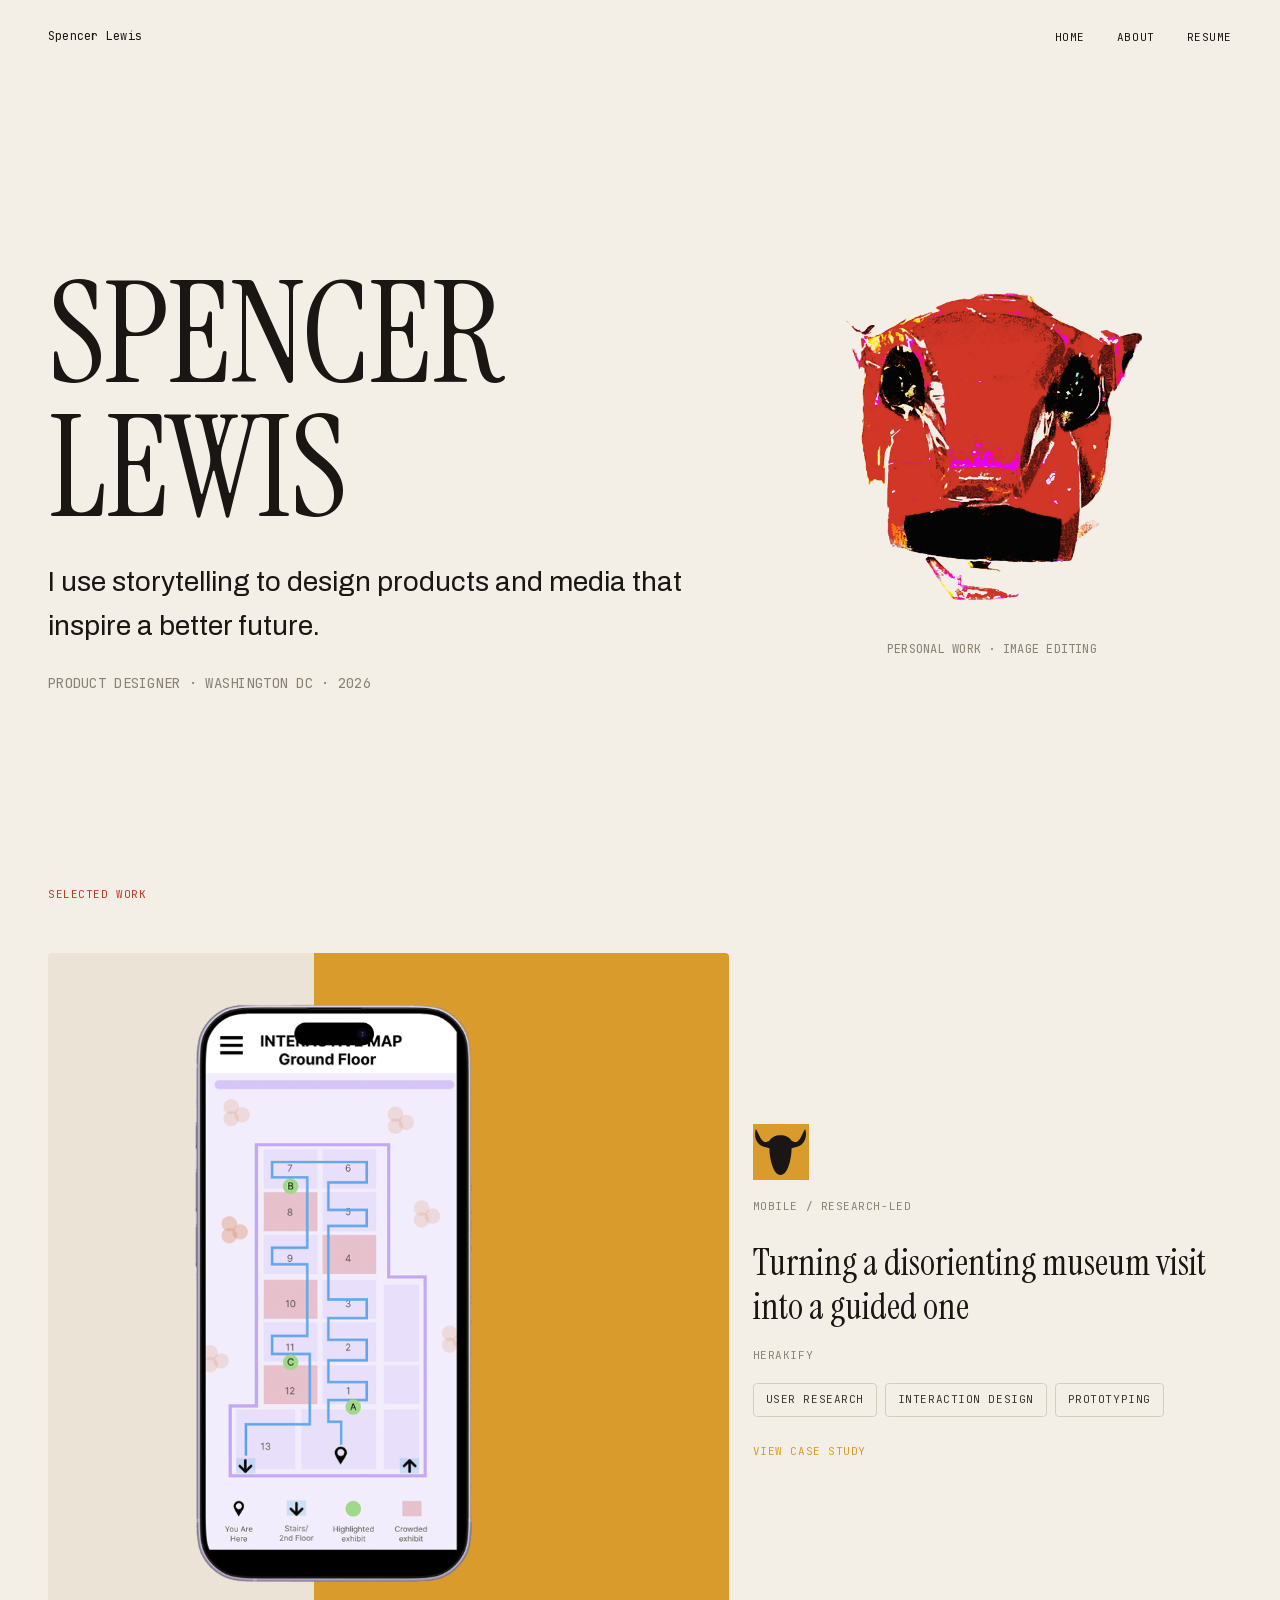
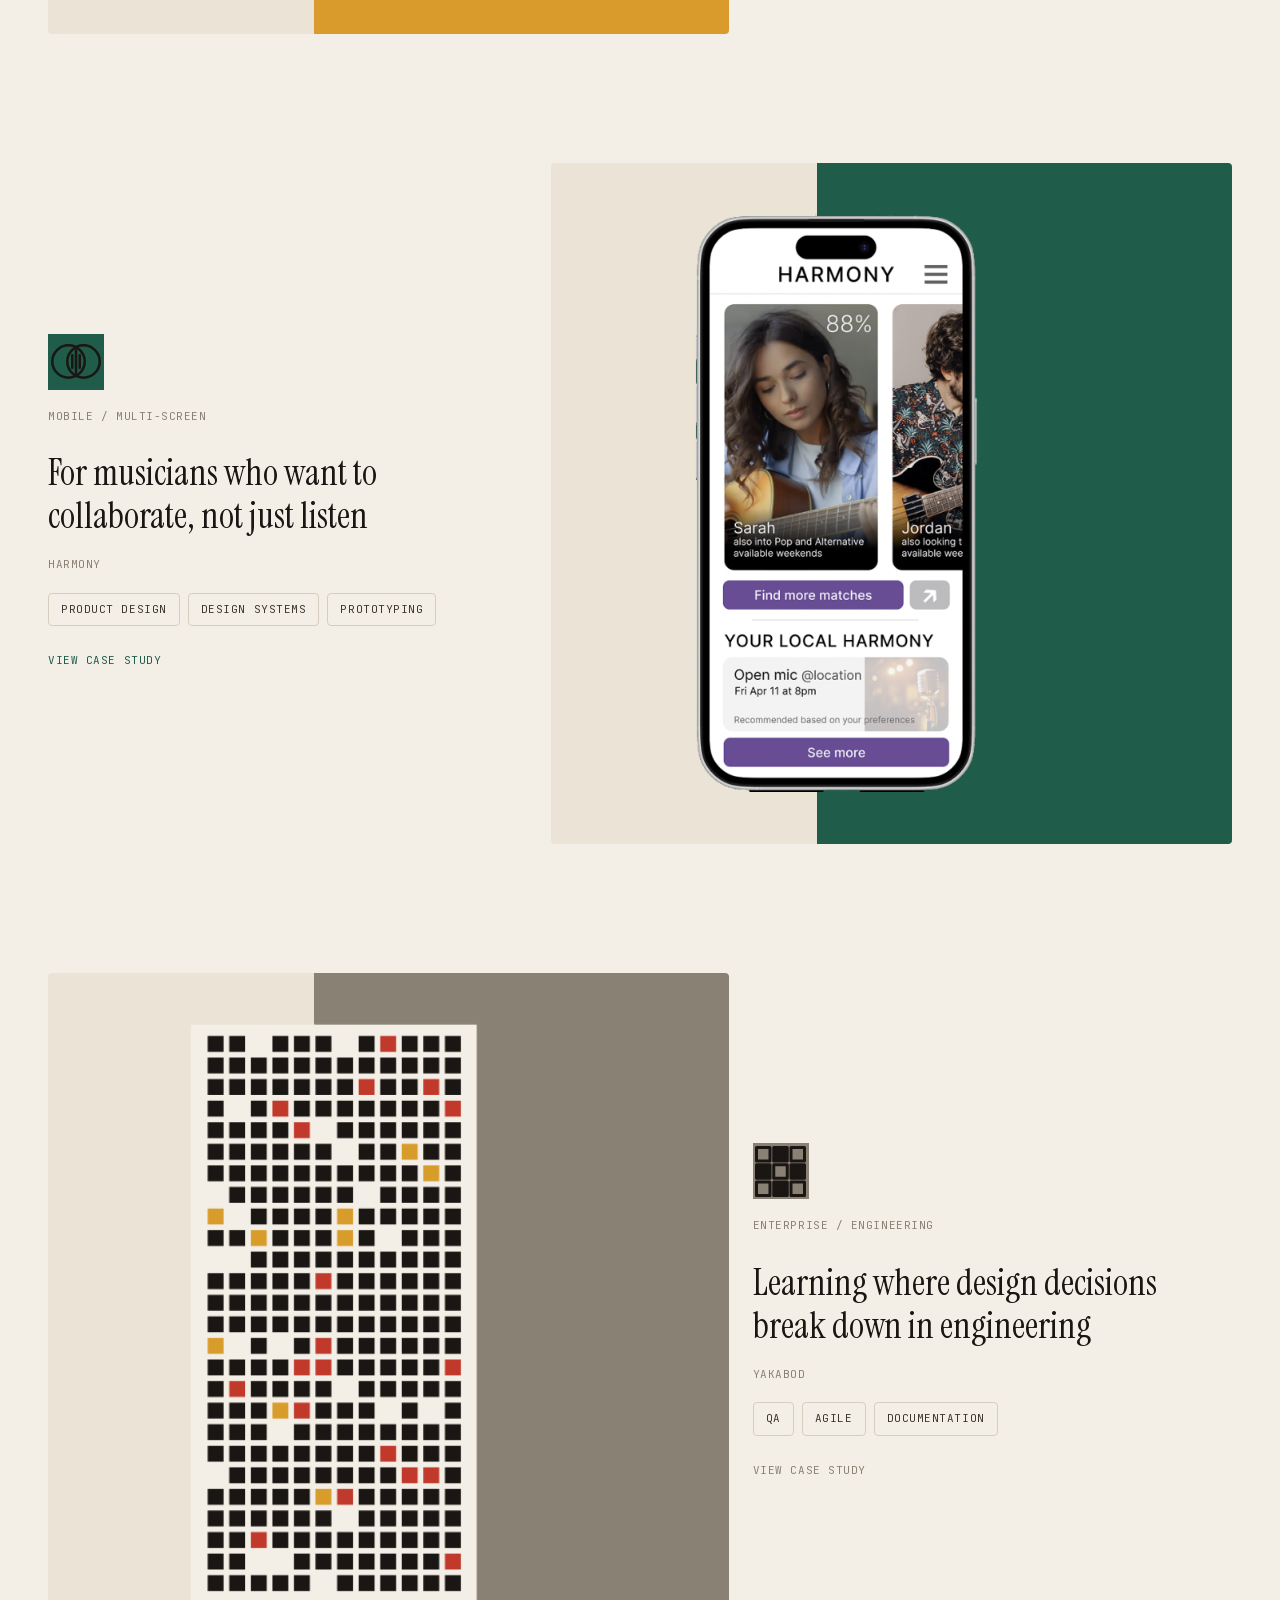
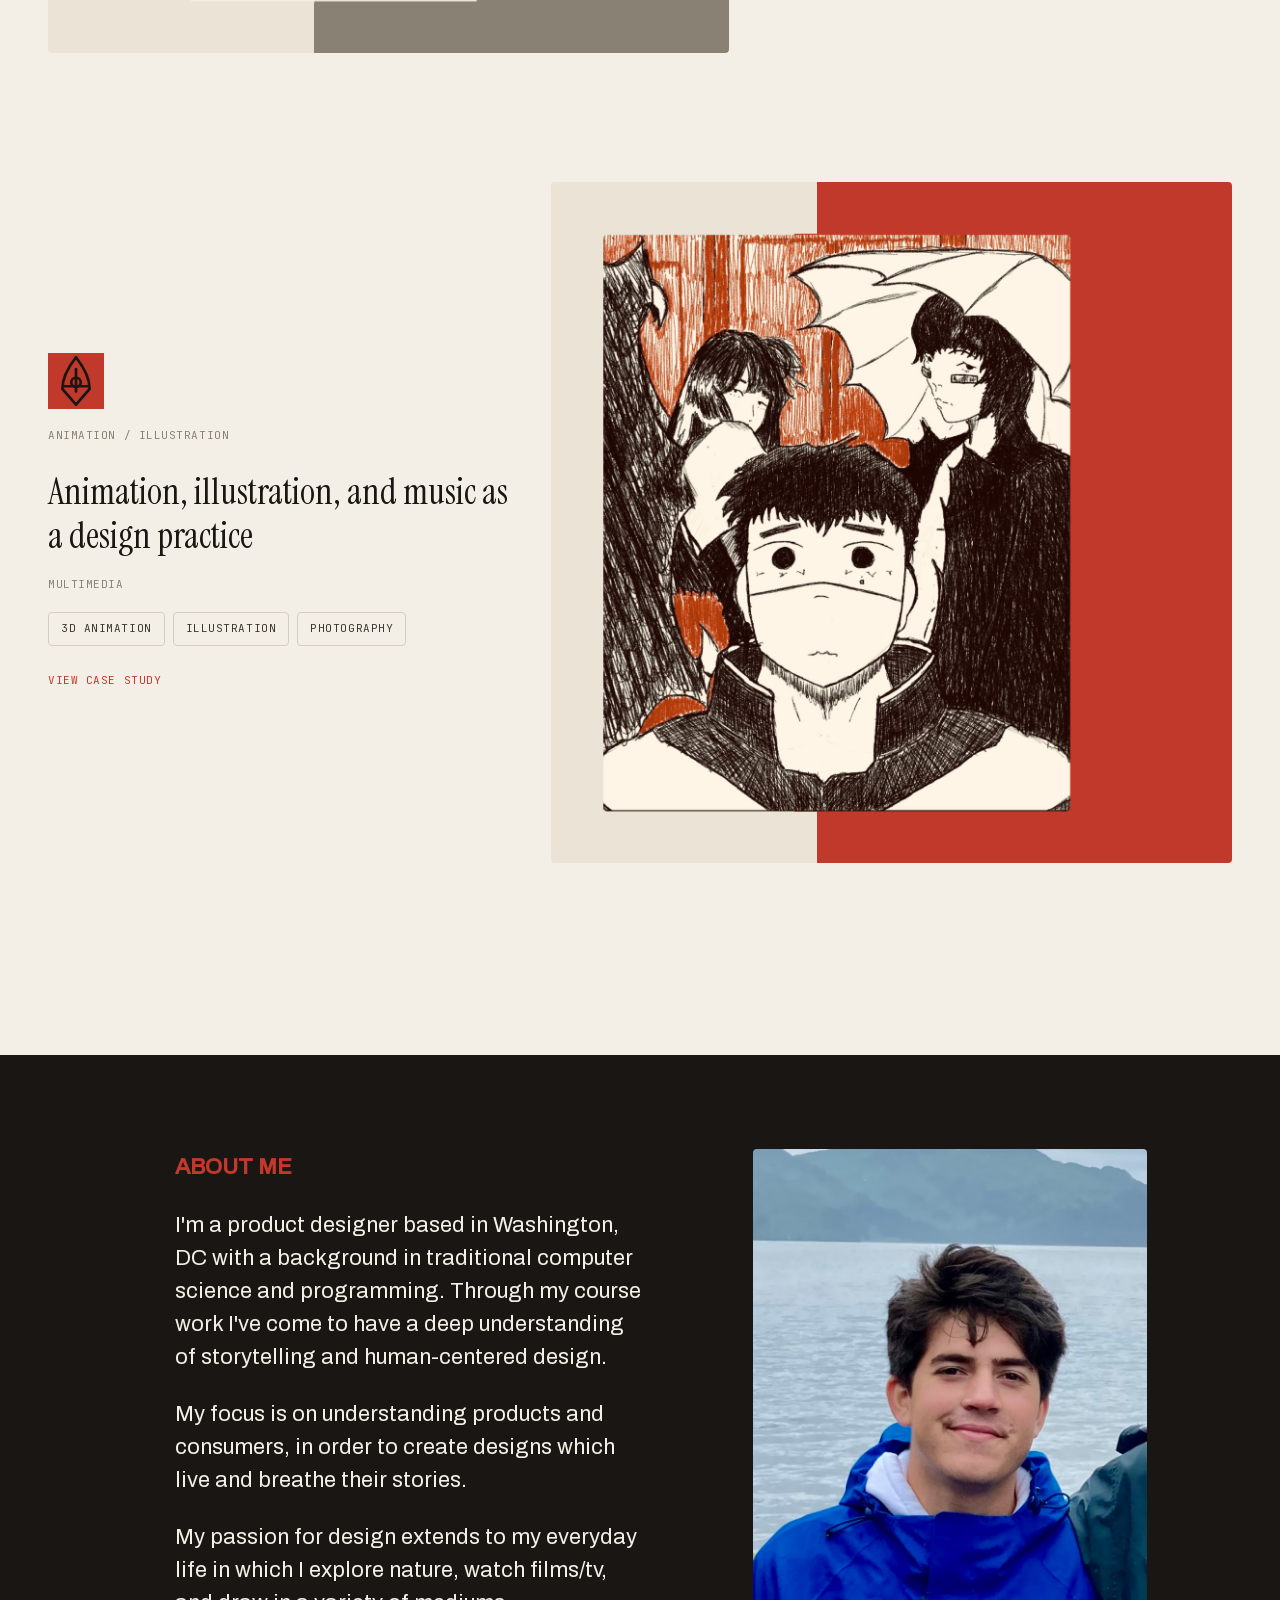
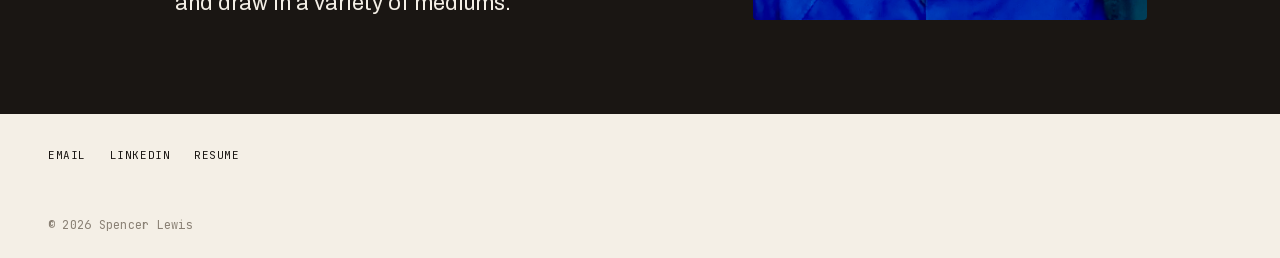
<file: index.html>
<!doctype html>
<html lang="en">
<head>
  <meta charset="UTF-8">
  <meta name="viewport" content="width=device-width, initial-scale=1.0">
  <title>Spencer Lewis — Product Designer</title>
  <link rel="preload" href="assets/fonts/instrument-serif-latin-400-normal.woff2" as="font" type="font/woff2" crossorigin>
  <link rel="preload" href="assets/fonts/archivo-latin-400-normal.woff2" as="font" type="font/woff2" crossorigin>
  <link rel="preload" href="assets/fonts/jetbrains-mono-latin-400-normal.woff2" as="font" type="font/woff2" crossorigin>
  <link rel="stylesheet" href="styles.css">
</head>
<body>
  <nav class="nav" aria-label="Primary">
    <div class="nav__inner">
      <a class="nav__logo meta" href="/">Spencer Lewis</a>
      <button class="nav__toggle" type="button" aria-expanded="false" aria-controls="nav-menu" aria-label="Open menu">
        <span class="nav__toggle-bar"></span>
        <span class="nav__toggle-bar"></span>
        <span class="nav__toggle-bar"></span>
      </button>
      <ul class="nav__links" id="nav-menu">
        <li><a class="label" href="/">Home</a></li>
        <li><a class="label" href="/#about">About</a></li>
        <li><a class="label" href="spencer-lewis-design-resume.pdf" target="_blank" rel="noopener">Resume</a></li>
      </ul>
    </div>
  </nav>
  <main>
    <section class="hero grid">
      <div class="hero__intro">
        <h1 class="hero__name display-xl">Spencer Lewis</h1>
        <p class="hero__tagline body-l reading-column">I use storytelling to design products and media that inspire a better future.</p>
        <p class="hero__meta meta">Product Designer · Washington DC · 2026</p>
      </div>
      <div class="hero__image">
        <div class="hero__image-inner">
          <img src="assets/jaguar-vermillion-clean.png" alt="Illustrated jaguar head in vermillion" width="1200" height="1200">
          <p class="hero__caption meta">Personal Work · Image Editing</p>
        </div>
      </div>
    </section>

    <section id="work" class="work">
      <div class="grid">
        <h2 class="work__label label">Selected Work</h2>
      </div>

      <article class="project-band grid" style="--accent: var(--ochre)">
        <a class="project-band__link" href="herakify.html" aria-label="View Herakify case study: Turning a disorienting museum visit into a guided one">
          <div class="project-band__field two-tone-field">
            <img src="assets/herakify-map-2.png" alt="Herakify wayfinding map interface on a phone screen" width="808" height="1690" loading="lazy">
          </div>
          <div class="project-band__content">
            <div class="project-mark">
              <img src="assets/mark-herakify.svg" alt="" width="41" height="37">
            </div>
            <p class="project-band__category label">Mobile / Research-Led</p>
            <h3 class="project-band__headline h2">Turning a disorienting museum visit into a guided one</h3>
            <p class="project-band__name label">Herakify</p>
            <ul class="project-band__chips">
              <li class="chip label">User Research</li>
              <li class="chip label">Interaction Design</li>
              <li class="chip label">Prototyping</li>
            </ul>
            <span class="project-band__cta label">View Case Study</span>
          </div>
        </a>
      </article>

      <article class="project-band project-band--reverse grid" style="--accent: var(--jade)">
        <a class="project-band__link" href="harmony.html" aria-label="View Harmony case study: For musicians who want to collaborate, not just listen">
          <div class="project-band__field two-tone-field">
            <img src="assets/harmony-match-2.png" alt="Harmony musician matching interface on a phone screen" width="706" height="1448" loading="lazy">
          </div>
          <div class="project-band__content">
            <div class="project-mark">
              <img src="assets/mark-harmony.svg" alt="" width="40" height="28">
            </div>
            <p class="project-band__category label">Mobile / Multi-Screen</p>
            <h3 class="project-band__headline h2">For musicians who want to collaborate, not just listen</h3>
            <p class="project-band__name label">Harmony</p>
            <ul class="project-band__chips">
              <li class="chip label">Product Design</li>
              <li class="chip label">Design Systems</li>
              <li class="chip label">Prototyping</li>
            </ul>
            <span class="project-band__cta label">View Case Study</span>
          </div>
        </a>
      </article>

      <article class="project-band grid" style="--accent: var(--muted)">
        <a class="project-band__link" href="yakabod.html" aria-label="View Yakabod case study: Learning where design decisions break down in engineering">
          <div class="project-band__field two-tone-field">
            <img src="assets/yak-hero.png" alt="Yakabod test coverage dashboard on a phone screen" width="598" height="1202" loading="lazy">
          </div>
          <div class="project-band__content">
            <div class="project-mark">
              <img src="assets/mark-yakabod.svg" alt="" width="34" height="34">
            </div>
            <p class="project-band__category label">Enterprise / Engineering</p>
            <h3 class="project-band__headline h2">Learning where design decisions break down in engineering</h3>
            <p class="project-band__name label">Yakabod</p>
            <ul class="project-band__chips">
              <li class="chip label">QA</li>
              <li class="chip label">Agile</li>
              <li class="chip label">Documentation</li>
            </ul>
            <span class="project-band__cta label">View Case Study</span>
          </div>
        </a>
      </article>

      <article class="project-band project-band--reverse grid" style="--accent: var(--vermillion)">
        <a class="project-band__link" href="multimedia.html" aria-label="View Multimedia gallery: Animation, illustration, and music as a design practice">
          <div class="project-band__field two-tone-field">
            <img src="assets/multimedia-landingpage.png" alt="Ink illustration of three figures, one holding an umbrella" width="1939" height="2400" loading="lazy">
          </div>
          <div class="project-band__content">
            <div class="project-mark">
              <img src="assets/mark-multimedia.svg" alt="" width="22" height="38">
            </div>
            <p class="project-band__category label">Animation / Illustration</p>
            <h3 class="project-band__headline h2">Animation, illustration, and music as a design practice</h3>
            <p class="project-band__name label">Multimedia</p>
            <ul class="project-band__chips">
              <li class="chip label">3D Animation</li>
              <li class="chip label">Illustration</li>
              <li class="chip label">Photography</li>
            </ul>
            <span class="project-band__cta label">View Case Study</span>
          </div>
        </a>
      </article>
    </section>

    <section id="about" class="about">
      <div class="about__inner">
        <div class="about__image">
          <img src="assets/portrait.jpg" alt="Portrait of Spencer Lewis outdoors" width="856" height="998" loading="lazy">
        </div>
        <div class="about__content">
          <h2 class="about__label">About Me</h2>
          <p class="about__paragraph body">I'm a product designer based in Washington, DC with a background in traditional computer science and programming. Through my course work I've come to have a deep understanding of storytelling and human-centered design.</p>
          <p class="about__paragraph body">My focus is on understanding products and consumers, in order to create designs which live and breathe their stories.</p>
          <p class="about__paragraph body">My passion for design extends to my everyday life in which I explore nature, watch films/tv, and draw in a variety of mediums.</p>
        </div>
      </div>
    </section>

    <footer class="footer">
      <div class="grid">
        <ul class="footer__links">
          <li><a class="label" href="mailto:spencerhlewis2003@gmail.com">Email</a></li>
          <li><a class="label" href="https://linkedin.com/in/spencerhlewis" target="_blank" rel="noopener">LinkedIn</a></li>
          <li><a class="label" href="spencer-lewis-design-resume.pdf" target="_blank" rel="noopener">Resume</a></li>
        </ul>
        <p class="footer__copyright meta">© 2026 Spencer Lewis</p>
      </div>
    </footer>
  </main>
  <script src="nav.js"></script>
</body>
</html>
</file>
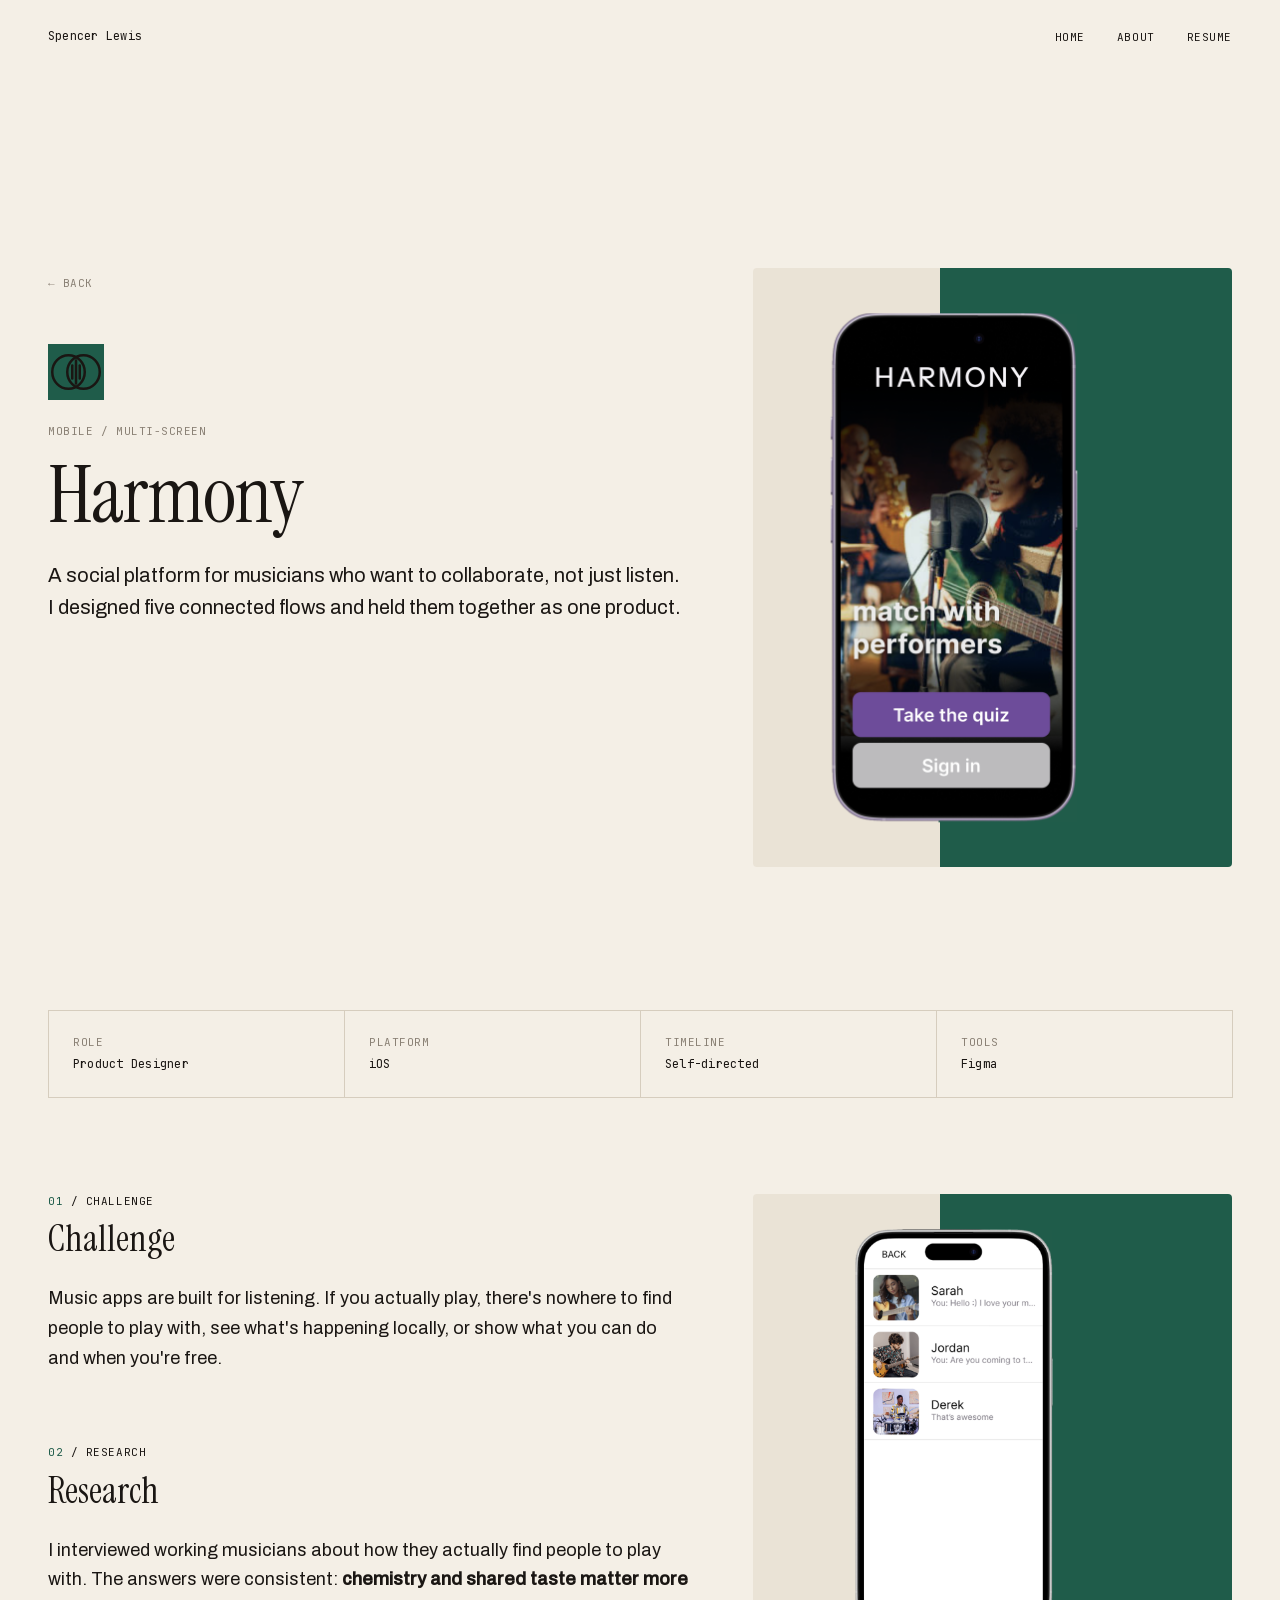
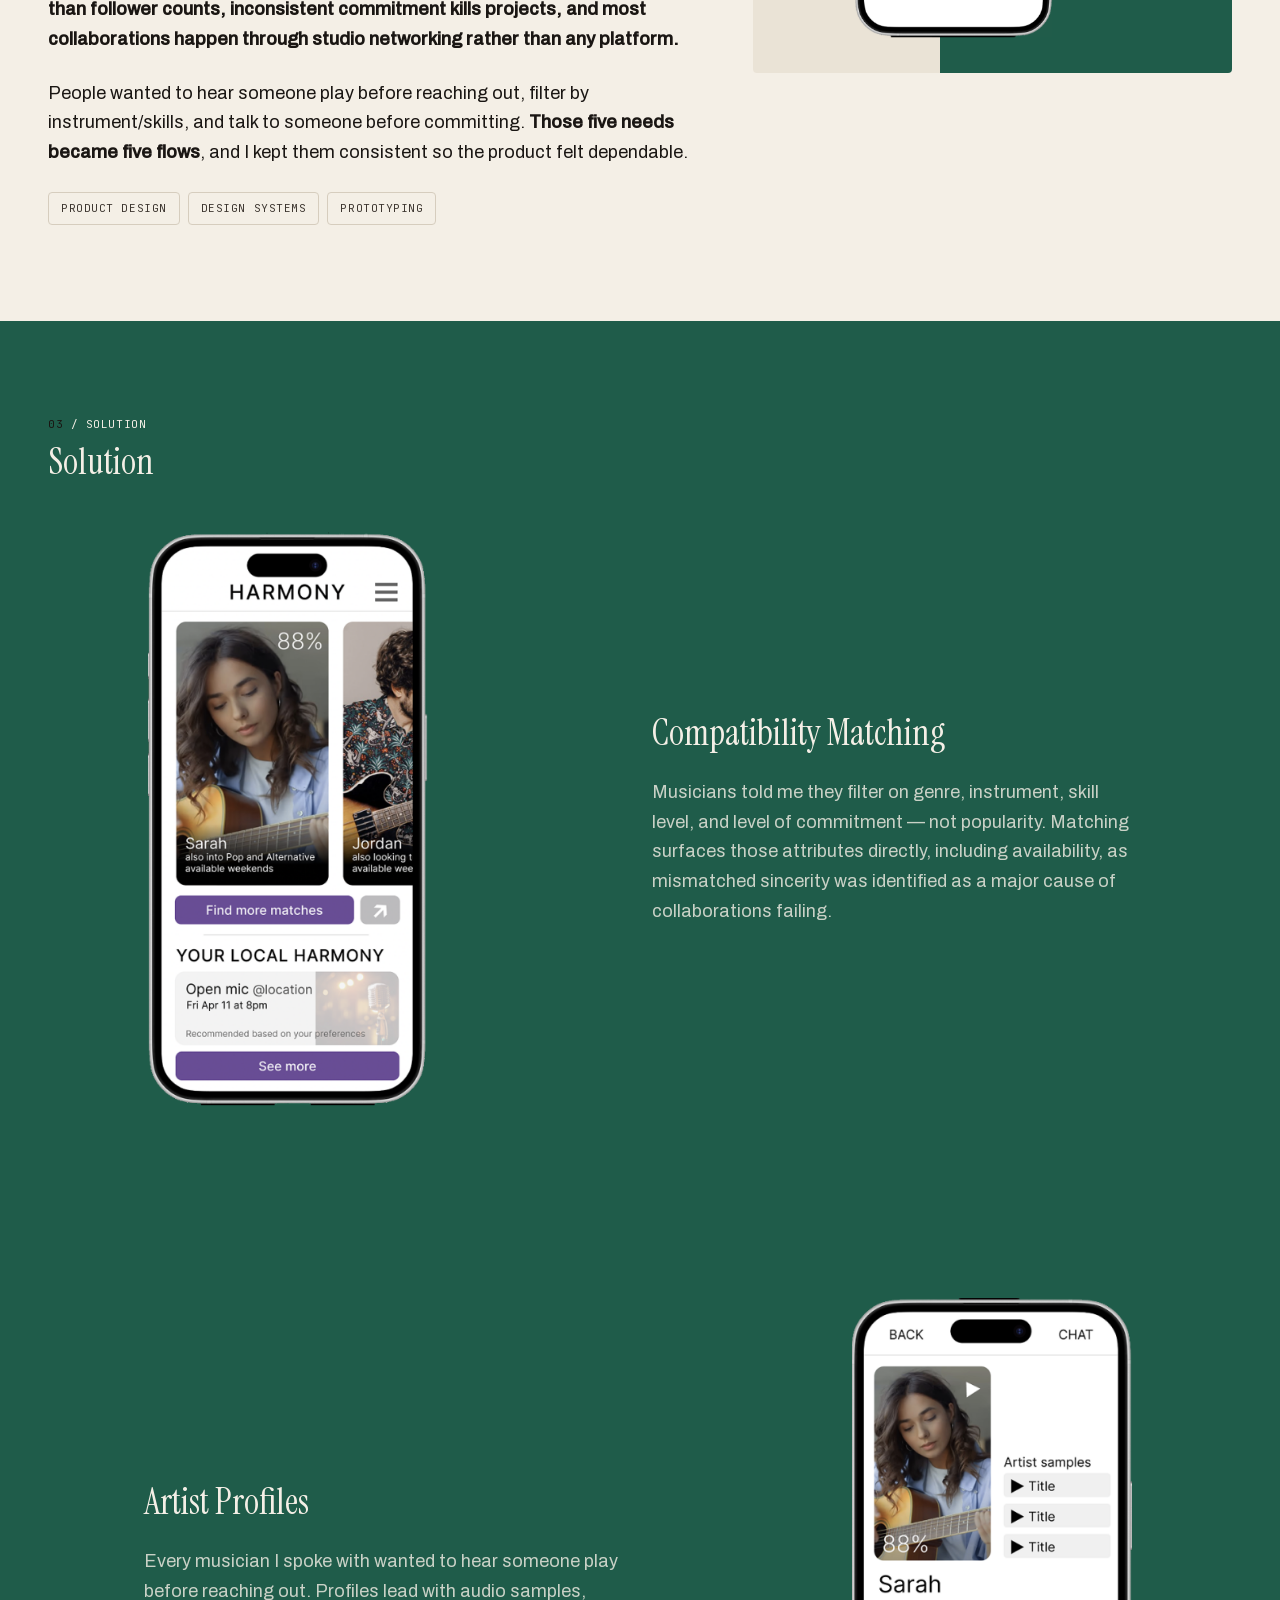
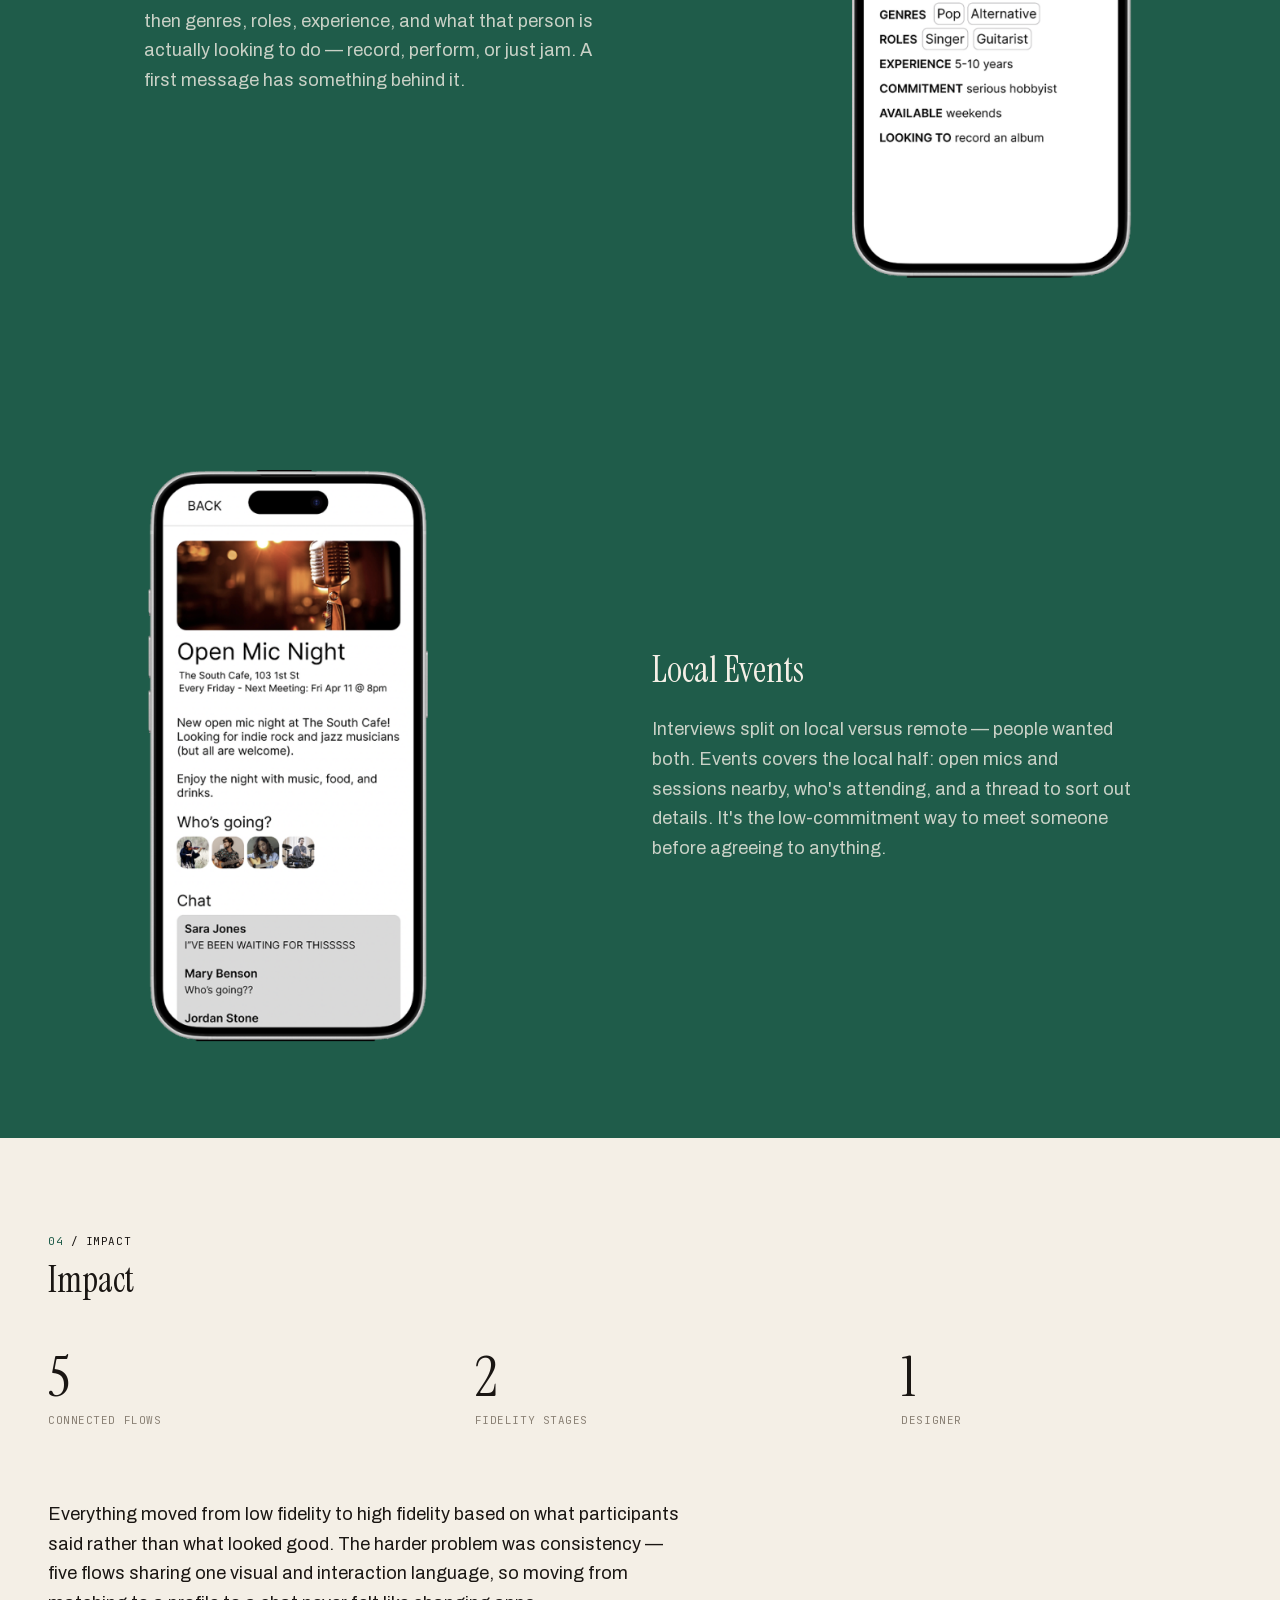
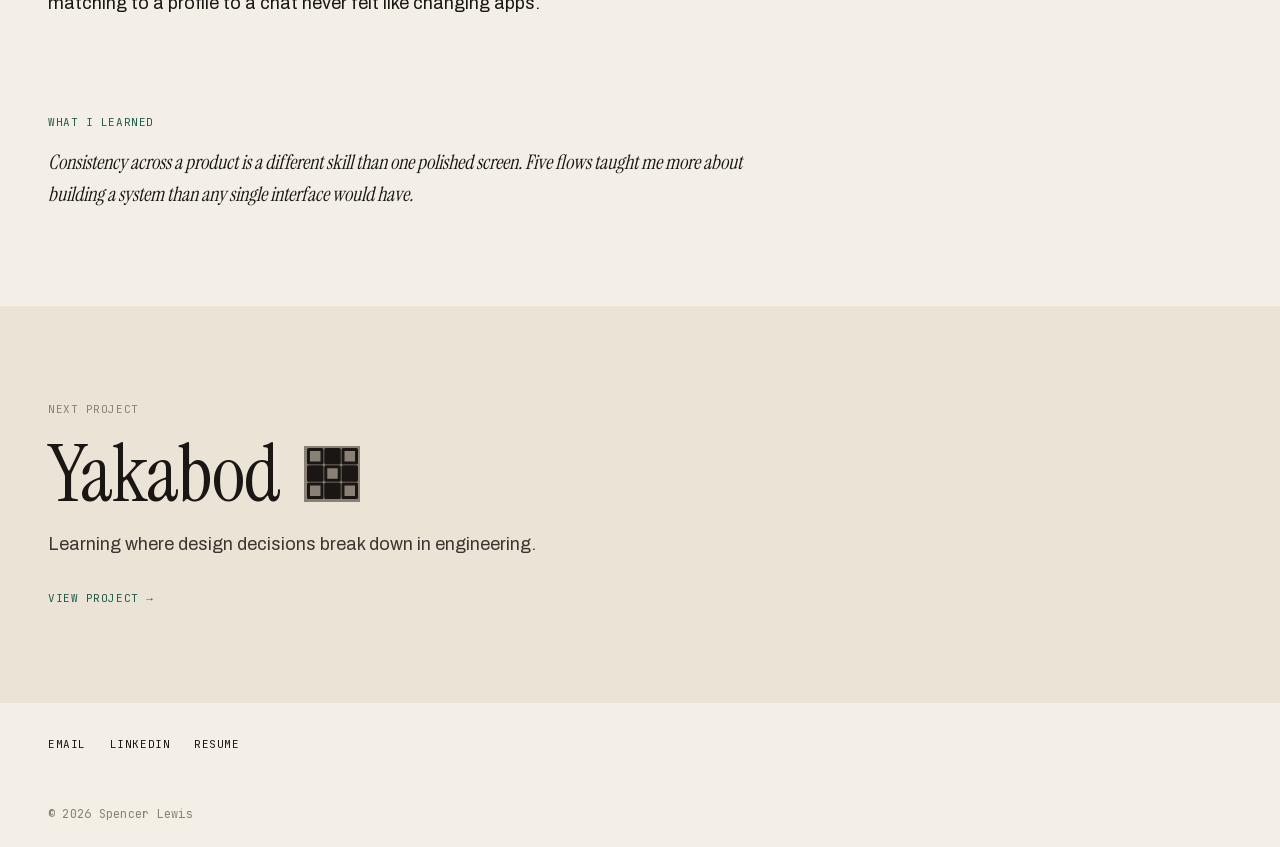
<file: harmony.html>
<!doctype html>
<html lang="en">
<head>
  <meta charset="UTF-8">
  <meta name="viewport" content="width=device-width, initial-scale=1.0">
  <title>Harmony — Case Study | Spencer Lewis</title>
  <link rel="preload" href="assets/fonts/instrument-serif-latin-400-normal.woff2" as="font" type="font/woff2" crossorigin>
  <link rel="preload" href="assets/fonts/archivo-latin-400-normal.woff2" as="font" type="font/woff2" crossorigin>
  <link rel="preload" href="assets/fonts/jetbrains-mono-latin-400-normal.woff2" as="font" type="font/woff2" crossorigin>
  <link rel="stylesheet" href="styles.css">
</head>
<body>
  <nav class="nav" aria-label="Primary">
    <div class="nav__inner">
      <a class="nav__logo meta" href="/">Spencer Lewis</a>
      <button class="nav__toggle" type="button" aria-expanded="false" aria-controls="nav-menu" aria-label="Open menu">
        <span class="nav__toggle-bar"></span>
        <span class="nav__toggle-bar"></span>
        <span class="nav__toggle-bar"></span>
      </button>
      <ul class="nav__links" id="nav-menu">
        <li><a class="label" href="/">Home</a></li>
        <li><a class="label" href="/#about">About</a></li>
        <li><a class="label" href="spencer-lewis-design-resume.pdf" target="_blank" rel="noopener">Resume</a></li>
      </ul>
    </div>
  </nav>
  <main class="case-study" style="--accent: var(--jade)">
    <section class="case-intro grid reveal">
      <div class="case-intro__content">
        <a class="case-intro__back label" href="/#work">← Back</a>
        <div class="project-mark">
          <img src="assets/mark-harmony.svg" alt="" width="40" height="28">
        </div>
        <p class="case-intro__category label">Mobile / Multi-Screen</p>
        <h1 class="case-intro__title display-l">Harmony</h1>
        <p class="case-intro__description body-l reading-column">A social platform for musicians who want to collaborate, not just listen. I designed five connected flows and held them together as one product.</p>
      </div>
      <div class="case-intro__field two-tone-field two-tone-field--intro">
        <img src="assets/harmony-landing.png" alt="Harmony app landing screen on a phone" width="496" height="1024" loading="lazy">
      </div>
    </section>

    <section class="details-strip grid reveal">
      <div class="details-strip__cell">
        <p class="details-strip__label label">Role</p>
        <p class="details-strip__value meta">Product Designer</p>
      </div>
      <div class="details-strip__cell">
        <p class="details-strip__label label">Platform</p>
        <p class="details-strip__value meta">iOS</p>
      </div>
      <div class="details-strip__cell">
        <p class="details-strip__label label">Timeline</p>
        <p class="details-strip__value meta">Self-directed</p>
      </div>
      <div class="details-strip__cell">
        <p class="details-strip__label label">Tools</p>
        <p class="details-strip__value meta">Figma</p>
      </div>
    </section>

    <section class="content-section grid reveal">
      <div class="content-section__text">
        <p class="section-marker label"><span class="section-marker__num">01</span> / Challenge</p>
        <h2 class="content-section__heading h2">Challenge</h2>
        <p class="content-section__body body reading-column">Music apps are built for listening. If you actually play, there's nowhere to find people to play with, see what's happening locally, or show what you can do and when you're free.</p>
      </div>
      <div class="content-section__field two-tone-field">
        <img src="assets/harmony-challenge.png" alt="Harmony matching results screen on a phone" width="590" height="1220" loading="lazy">
      </div>
      <div class="content-section__text content-section__text--research">
        <p class="section-marker label"><span class="section-marker__num">02</span> / Research</p>
        <h2 class="content-section__heading h2">Research</h2>
        <p class="content-section__body body reading-column">I interviewed working musicians about how they actually find people to play with. The answers were consistent: <strong>chemistry and shared taste matter more than follower counts, inconsistent commitment kills projects, and most collaborations happen through studio networking rather than any platform.</strong></p>
        <p class="content-section__body body reading-column">People wanted to hear someone play before reaching out, filter by instrument/skills, and talk to someone before committing. <strong>Those five needs became five flows</strong>, and I kept them consistent so the product felt dependable.</p>
        <ul class="chip-list">
          <li class="chip label">Product Design</li>
          <li class="chip label">Design Systems</li>
          <li class="chip label">Prototyping</li>
        </ul>
      </div>
    </section>

    <section class="feature-bands reveal">
      <div class="feature-bands__intro">
        <p class="section-marker label"><span class="section-marker__num">03</span> / Solution</p>
        <h2 class="feature-bands__heading h2">Solution</h2>
      </div>

      <div class="feature-band">
        <div class="feature-band__media">
          <img src="assets/harmony-match-2.png" alt="Harmony compatibility matching screen on a phone" width="706" height="1448" loading="lazy">
        </div>
        <div class="feature-band__text">
          <h3 class="feature-band__heading h2">Compatibility Matching</h3>
          <p class="feature-band__description body">Musicians told me they filter on genre, instrument, skill level, and level of commitment — not popularity. Matching surfaces those attributes directly, including availability, as mismatched sincerity was identified as a major cause of collaborations failing.</p>
        </div>
      </div>

      <div class="feature-band feature-band--reverse">
        <div class="feature-band__media">
          <img src="assets/harmony-profile-2.png" alt="Harmony artist profile screen for a musician named Sarah" width="696" height="1442" loading="lazy">
        </div>
        <div class="feature-band__text">
          <h3 class="feature-band__heading h2">Artist Profiles</h3>
          <p class="feature-band__description body">Every musician I spoke with wanted to hear someone play before reaching out. Profiles lead with audio samples, then genres, roles, experience, and what that person is actually looking to do — record, perform, or just jam. A first message has something behind it.</p>
        </div>
      </div>

      <div class="feature-band">
        <div class="feature-band__media">
          <img src="assets/harmony-events-2.png" alt="Harmony local open mic night event screen on a phone" width="688" height="1406" loading="lazy">
        </div>
        <div class="feature-band__text">
          <h3 class="feature-band__heading h2">Local Events</h3>
          <p class="feature-band__description body">Interviews split on local versus remote — people wanted both. Events covers the local half: open mics and sessions nearby, who's attending, and a thread to sort out details. It's the low-commitment way to meet someone before agreeing to anything.</p>
        </div>
      </div>
    </section>

    <section class="impact grid reveal">
      <div class="impact__intro">
        <p class="section-marker label"><span class="section-marker__num">04</span> / Impact</p>
        <h2 class="impact__heading h2">Impact</h2>
      </div>
      <div class="impact__metrics">
        <div class="metric-block">
          <p class="metric-block__number">5</p>
          <p class="metric-block__label label">Connected Flows</p>
        </div>
        <div class="metric-block">
          <p class="metric-block__number">2</p>
          <p class="metric-block__label label">Fidelity Stages</p>
        </div>
        <div class="metric-block">
          <p class="metric-block__number">1</p>
          <p class="metric-block__label label">Designer</p>
        </div>
      </div>
      <p class="impact__body body">Everything moved from low fidelity to high fidelity based on what participants said rather than what looked good. The harder problem was consistency — five flows sharing one visual and interaction language, so moving from matching to a profile to a chat never felt like changing apps.</p>
      <div class="learned">
        <p class="learned__label label">What I Learned</p>
        <p class="learned__body">Consistency across a product is a different skill than one polished screen. Five flows taught me more about building a system than any single interface would have.</p>
      </div>
    </section>

    <section class="next-project reveal">
      <div class="next-project__inner grid">
        <p class="next-project__label label">Next Project</p>
        <div class="next-project__heading-row" style="--accent: var(--muted)">
          <h2 class="next-project__title display-l">Yakabod</h2>
          <div class="project-mark">
            <img src="assets/mark-yakabod.svg" alt="" width="34" height="34">
          </div>
        </div>
        <p class="next-project__tagline body">Learning where design decisions break down in engineering.</p>
        <a class="next-project__link label" href="yakabod.html">View Project →</a>
      </div>
    </section>
  </main>

  <footer class="footer">
    <div class="grid">
      <ul class="footer__links">
        <li><a class="label" href="mailto:spencerhlewis2003@gmail.com">Email</a></li>
        <li><a class="label" href="https://linkedin.com/in/spencerhlewis" target="_blank" rel="noopener">LinkedIn</a></li>
        <li><a class="label" href="spencer-lewis-design-resume.pdf" target="_blank" rel="noopener">Resume</a></li>
      </ul>
      <p class="footer__copyright meta">© 2026 Spencer Lewis</p>
    </div>
  </footer>
  <script src="nav.js"></script>
  <script src="reveal.js"></script>
</body>
</html>
</file>
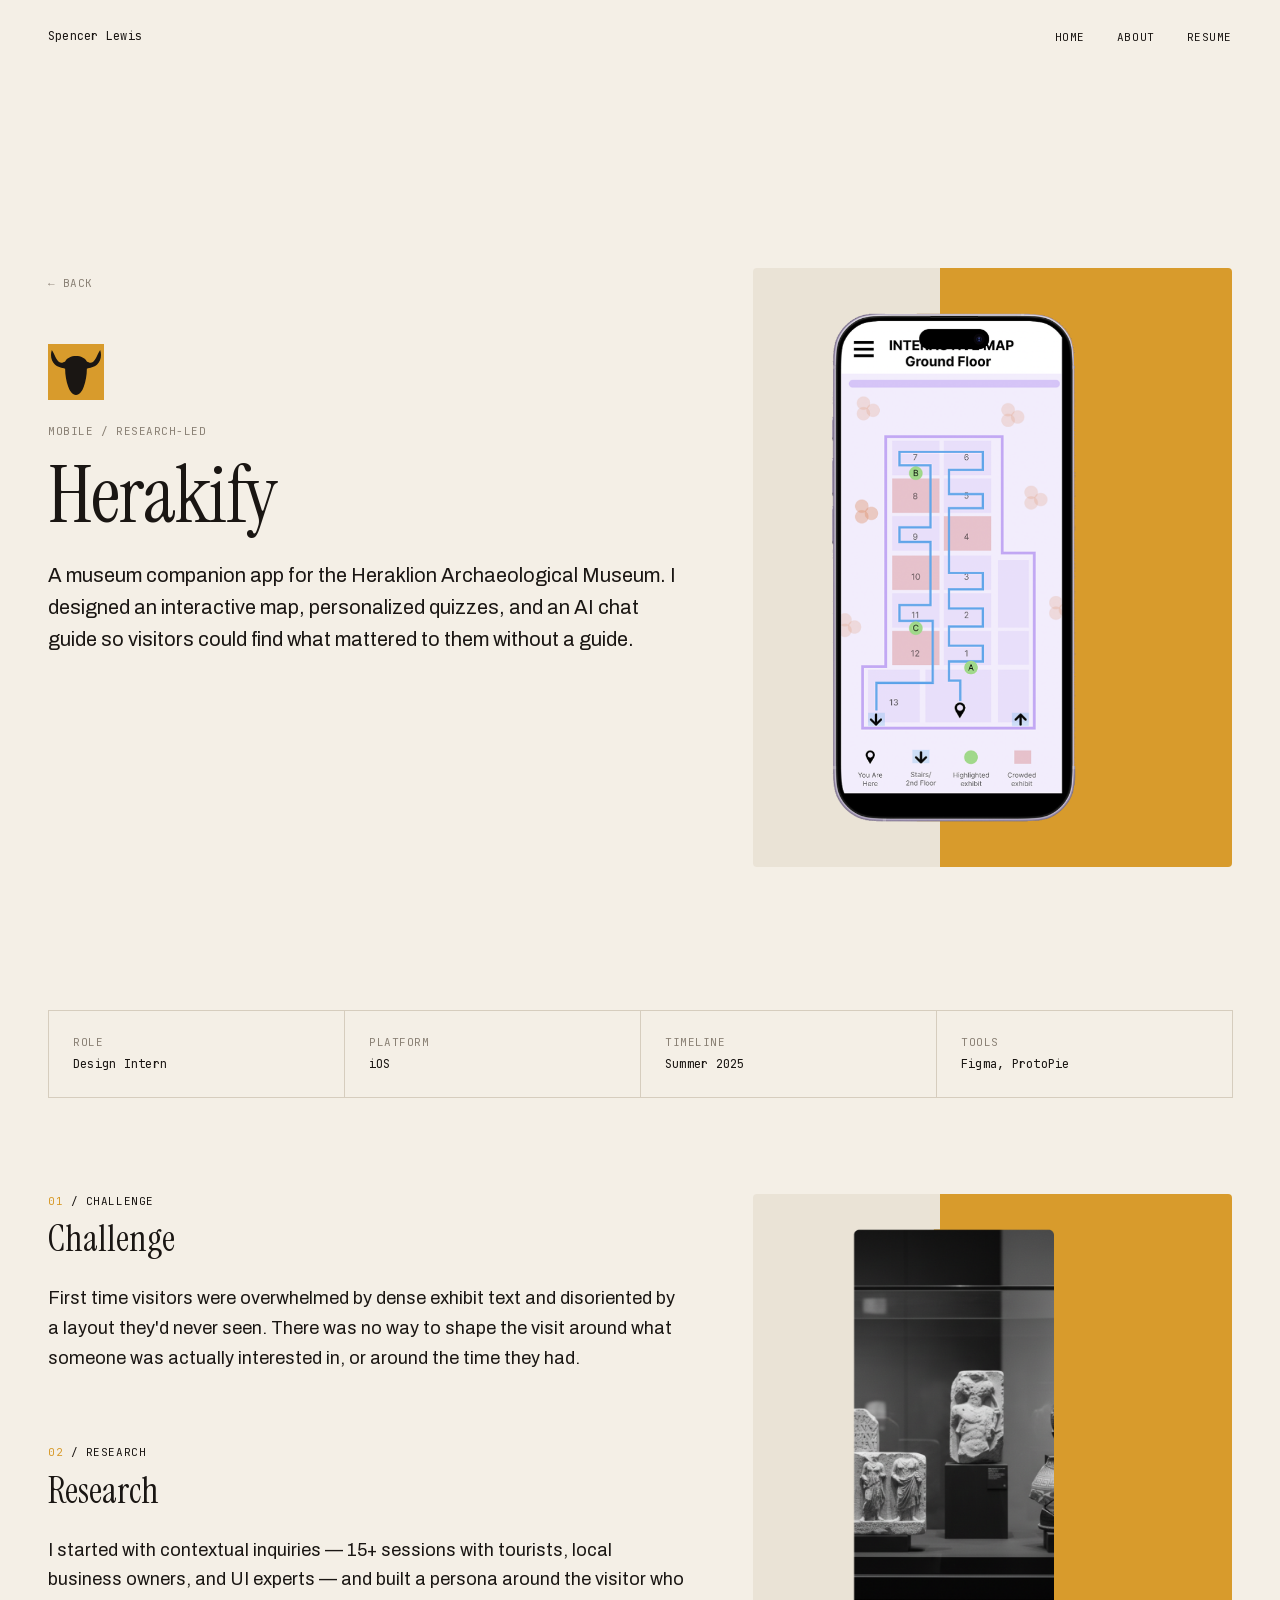
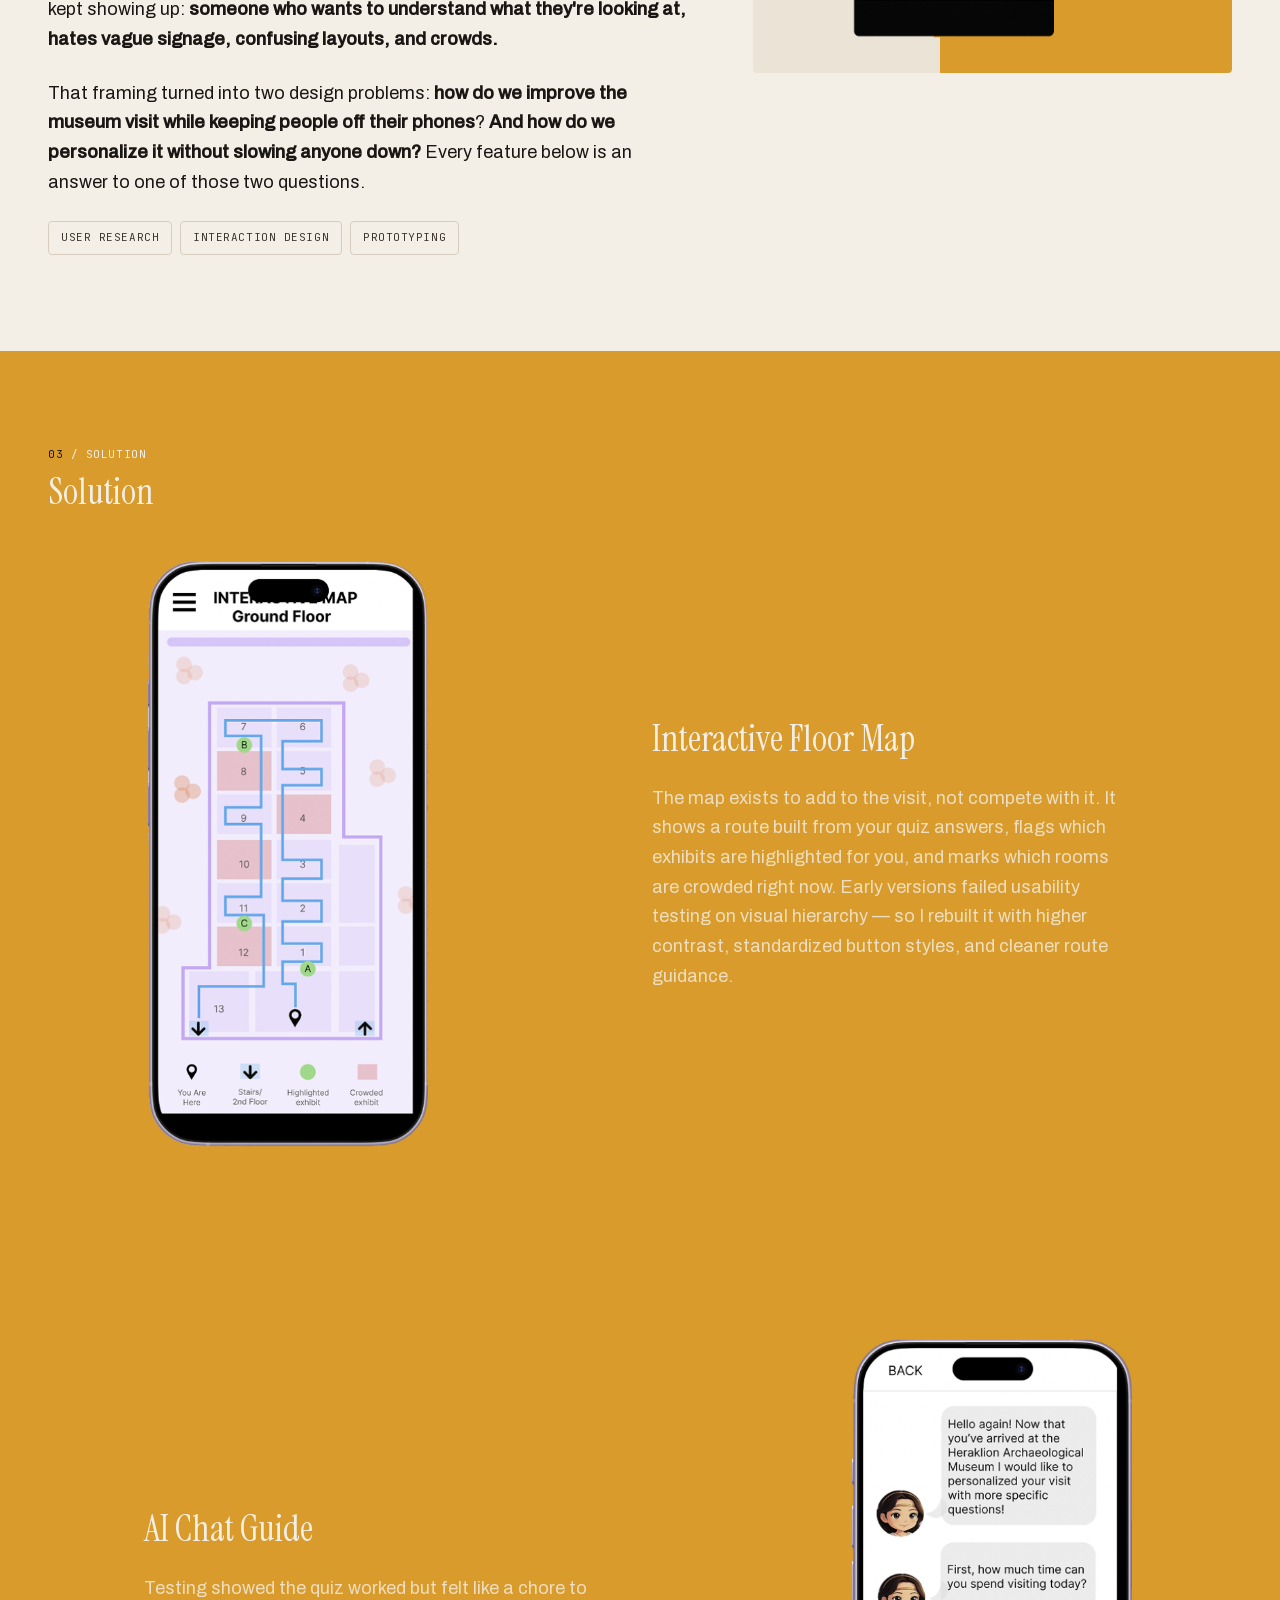
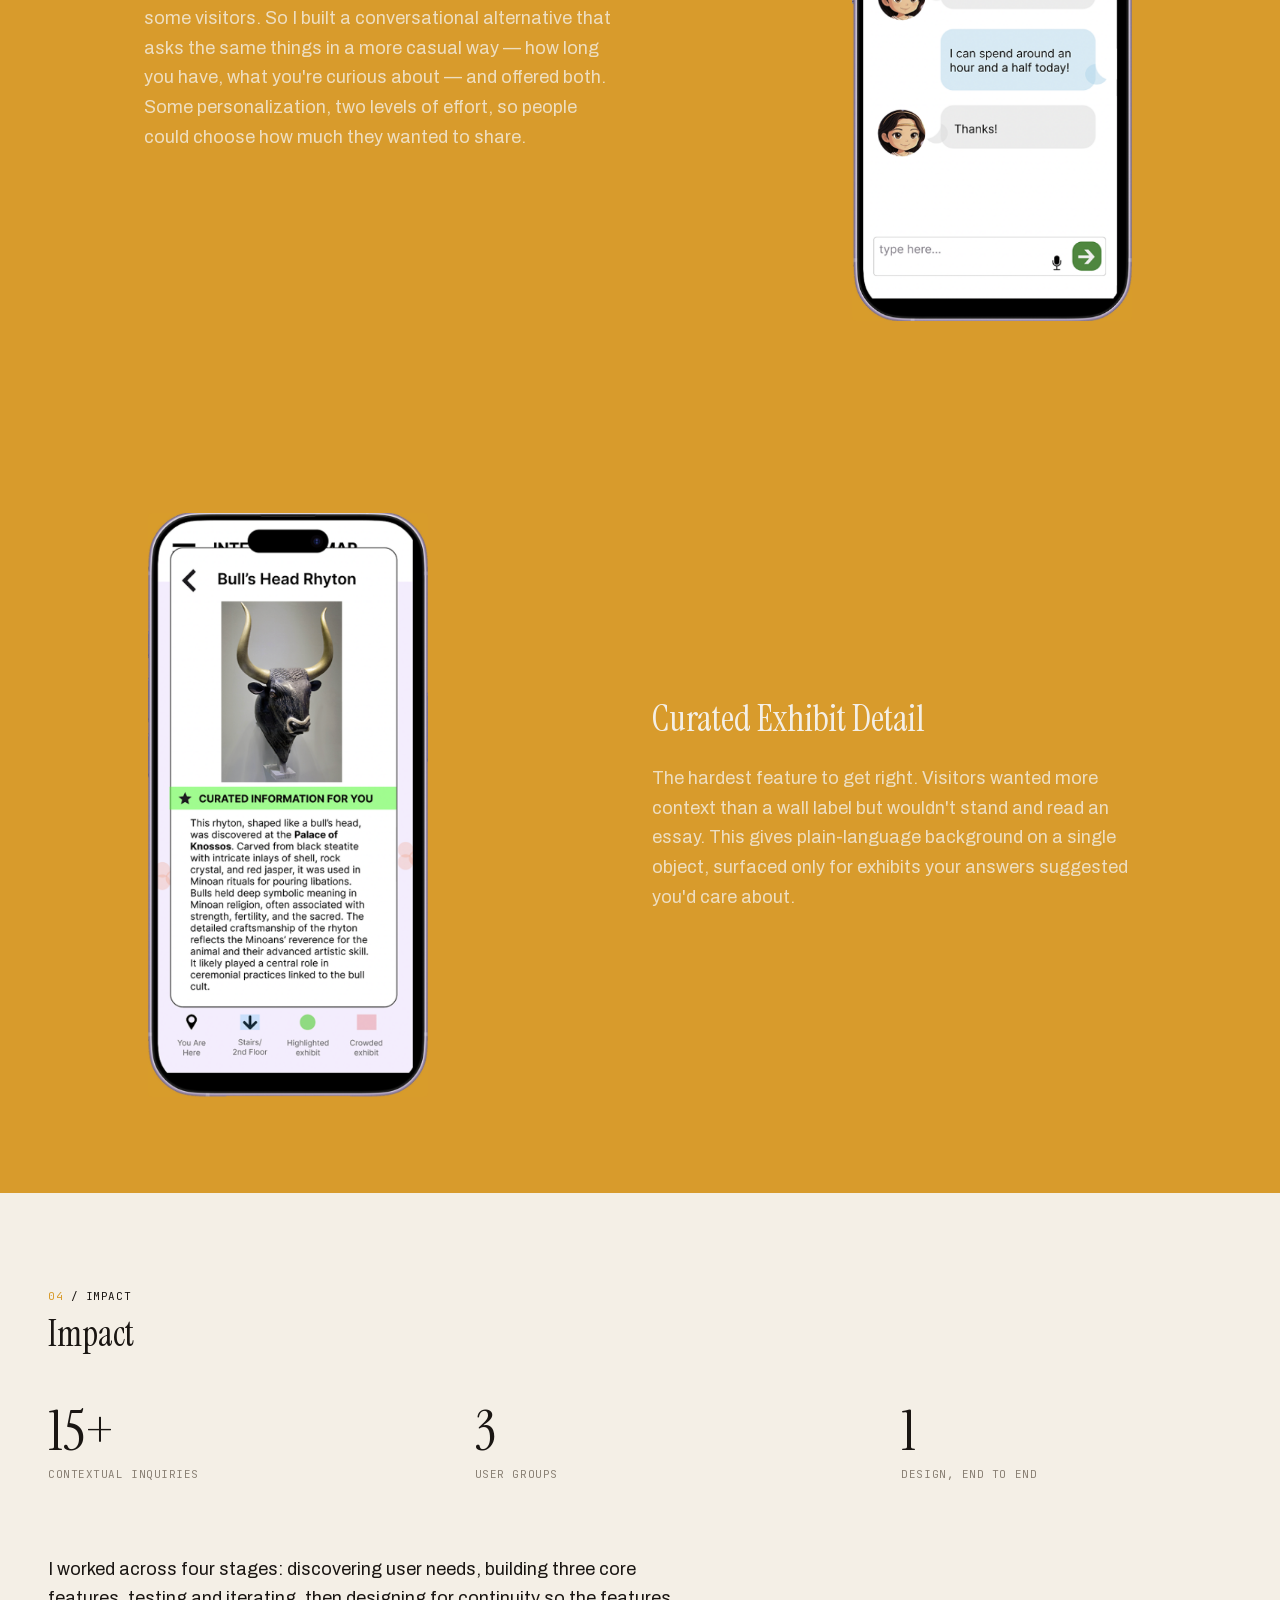
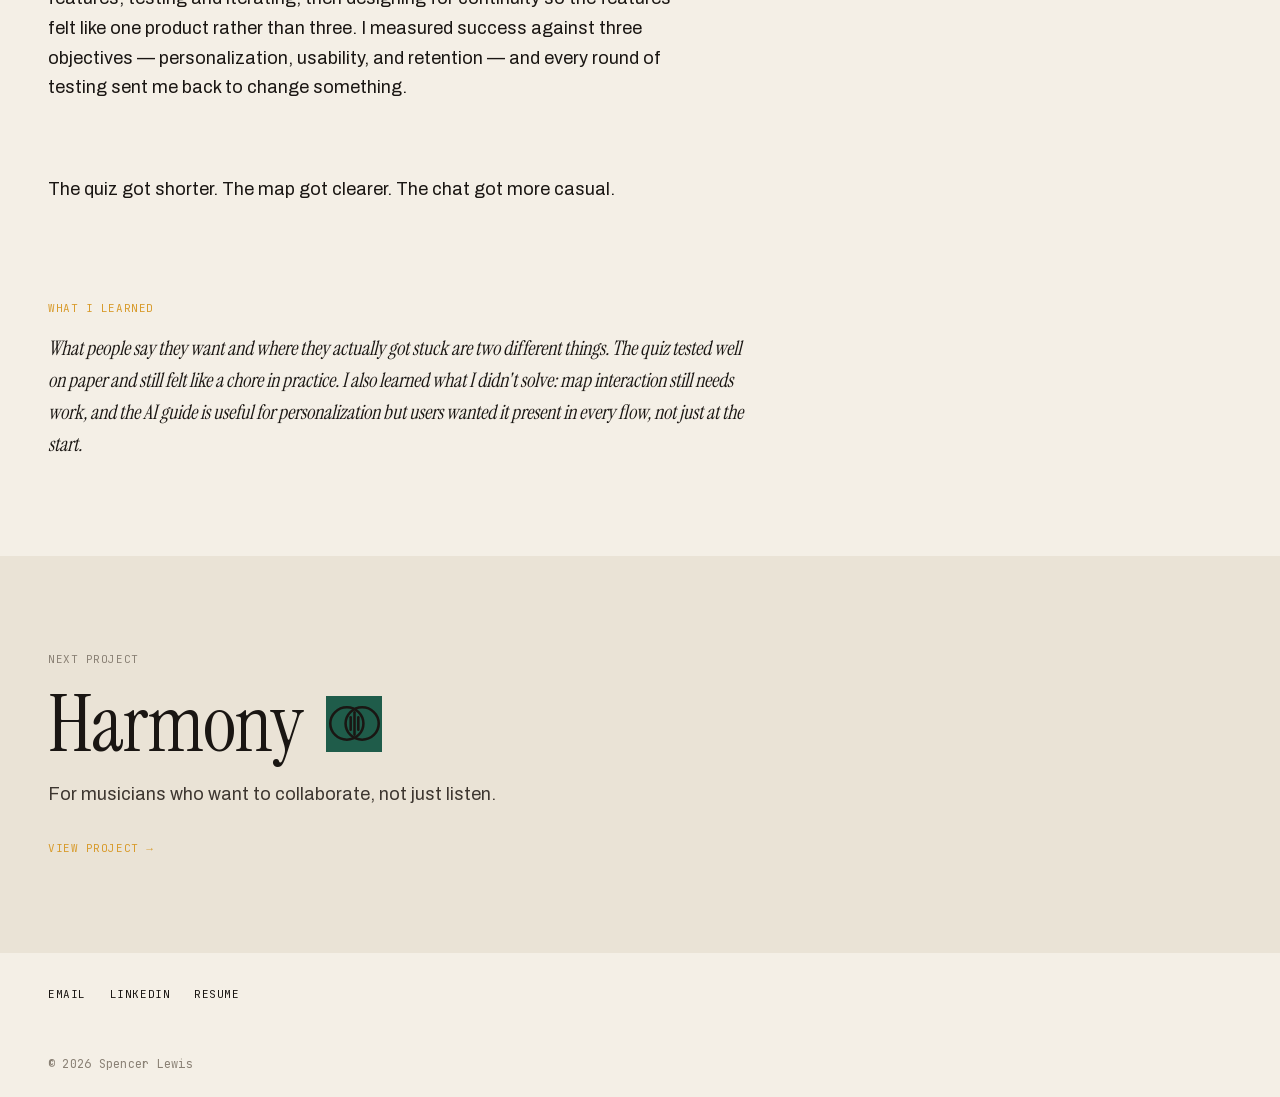
<file: herakify.html>
<!doctype html>
<html lang="en">
<head>
  <meta charset="UTF-8">
  <meta name="viewport" content="width=device-width, initial-scale=1.0">
  <title>Herakify — Case Study | Spencer Lewis</title>
  <link rel="preload" href="assets/fonts/instrument-serif-latin-400-normal.woff2" as="font" type="font/woff2" crossorigin>
  <link rel="preload" href="assets/fonts/archivo-latin-400-normal.woff2" as="font" type="font/woff2" crossorigin>
  <link rel="preload" href="assets/fonts/jetbrains-mono-latin-400-normal.woff2" as="font" type="font/woff2" crossorigin>
  <link rel="stylesheet" href="styles.css">
</head>
<body>
  <nav class="nav" aria-label="Primary">
    <div class="nav__inner">
      <a class="nav__logo meta" href="/">Spencer Lewis</a>
      <button class="nav__toggle" type="button" aria-expanded="false" aria-controls="nav-menu" aria-label="Open menu">
        <span class="nav__toggle-bar"></span>
        <span class="nav__toggle-bar"></span>
        <span class="nav__toggle-bar"></span>
      </button>
      <ul class="nav__links" id="nav-menu">
        <li><a class="label" href="/">Home</a></li>
        <li><a class="label" href="/#about">About</a></li>
        <li><a class="label" href="spencer-lewis-design-resume.pdf" target="_blank" rel="noopener">Resume</a></li>
      </ul>
    </div>
  </nav>
  <main class="case-study" style="--accent: var(--ochre)">
    <section class="case-intro grid reveal">
      <div class="case-intro__content">
        <a class="case-intro__back label" href="/#work">← Back</a>
        <div class="project-mark">
          <img src="assets/mark-herakify.svg" alt="" width="41" height="37">
        </div>
        <p class="case-intro__category label">Mobile / Research-Led</p>
        <h1 class="case-intro__title display-l">Herakify</h1>
        <p class="case-intro__description body-l reading-column">A museum companion app for the Heraklion Archaeological Museum. I designed an interactive map, personalized quizzes, and an AI chat guide so visitors could find what mattered to them without a guide.</p>
      </div>
      <div class="case-intro__field two-tone-field two-tone-field--intro">
        <img src="assets/herakify-map-2.png" alt="Herakify interactive wayfinding map on a phone screen" width="808" height="1690" loading="lazy">
      </div>
    </section>

    <section class="details-strip grid reveal">
      <div class="details-strip__cell">
        <p class="details-strip__label label">Role</p>
        <p class="details-strip__value meta">Design Intern</p>
      </div>
      <div class="details-strip__cell">
        <p class="details-strip__label label">Platform</p>
        <p class="details-strip__value meta">iOS</p>
      </div>
      <div class="details-strip__cell">
        <p class="details-strip__label label">Timeline</p>
        <p class="details-strip__value meta">Summer 2025</p>
      </div>
      <div class="details-strip__cell">
        <p class="details-strip__label label">Tools</p>
        <p class="details-strip__value meta">Figma, ProtoPie</p>
      </div>
    </section>

    <section class="content-section grid reveal">
      <div class="content-section__text">
        <p class="section-marker label"><span class="section-marker__num">01</span> / Challenge</p>
        <h2 class="content-section__heading h2">Challenge</h2>
        <p class="content-section__body body reading-column">First time visitors were overwhelmed by dense exhibit text and disoriented by a layout they'd never seen. There was no way to shape the visit around what someone was actually interested in, or around the time they had.</p>
      </div>
      <div class="content-section__field two-tone-field">
        <img src="assets/herakify-challenge.png" alt="Museum exhibit case with artifacts, dimly lit" width="498" height="1002" loading="lazy">
      </div>
      <div class="content-section__text content-section__text--research">
        <p class="section-marker label"><span class="section-marker__num">02</span> / Research</p>
        <h2 class="content-section__heading h2">Research</h2>
        <p class="content-section__body body reading-column">I started with contextual inquiries — 15+ sessions with tourists, local business owners, and UI experts — and built a persona around the visitor who kept showing up: <strong>someone who wants to understand what they're looking at, hates vague signage, confusing layouts, and crowds.</strong></p>
        <p class="content-section__body body reading-column">That framing turned into two design problems: <strong>how do we improve the museum visit while keeping people off their phones</strong>? <strong>And how do we personalize it without slowing anyone down?</strong> Every feature below is an answer to one of those two questions.</p>
        <ul class="chip-list">
          <li class="chip label">User Research</li>
          <li class="chip label">Interaction Design</li>
          <li class="chip label">Prototyping</li>
        </ul>
      </div>
    </section>

    <section class="feature-bands reveal">
      <div class="feature-bands__intro">
        <p class="section-marker label"><span class="section-marker__num">03</span> / Solution</p>
        <h2 class="feature-bands__heading h2">Solution</h2>
      </div>

      <div class="feature-band">
        <div class="feature-band__media">
          <img src="assets/herakify-map-2.png" alt="Herakify interactive floor map showing a route, flagged exhibits, and crowded rooms" width="808" height="1690" loading="lazy">
        </div>
        <div class="feature-band__text">
          <h3 class="feature-band__heading h2">Interactive Floor Map</h3>
          <p class="feature-band__description body">The map exists to add to the visit, not compete with it. It shows a route built from your quiz answers, flags which exhibits are highlighted for you, and marks which rooms are crowded right now. Early versions failed usability testing on visual hierarchy — so I rebuilt it with higher contrast, standardized button styles, and cleaner route guidance.</p>
        </div>
      </div>

      <div class="feature-band feature-band--reverse">
        <div class="feature-band__media">
          <img src="assets/herakify-chat.png" alt="Herakify AI chat guide conversation on a phone screen" width="824" height="1712" loading="lazy">
        </div>
        <div class="feature-band__text">
          <h3 class="feature-band__heading h2">AI Chat Guide</h3>
          <p class="feature-band__description body">Testing showed the quiz worked but felt like a chore to some visitors. So I built a conversational alternative that asks the same things in a more casual way — how long you have, what you're curious about — and offered both. Some personalization, two levels of effort, so people could choose how much they wanted to share.</p>
        </div>
      </div>

      <div class="feature-band">
        <div class="feature-band__media">
          <img src="assets/herakify-exhibit.png" alt="Herakify curated exhibit detail screen for the Bull's Head Rhyton" width="746" height="1556" loading="lazy">
        </div>
        <div class="feature-band__text">
          <h3 class="feature-band__heading h2">Curated Exhibit Detail</h3>
          <p class="feature-band__description body">The hardest feature to get right. Visitors wanted more context than a wall label but wouldn't stand and read an essay. This gives plain-language background on a single object, surfaced only for exhibits your answers suggested you'd care about.</p>
        </div>
      </div>
    </section>

    <section class="impact grid reveal">
      <div class="impact__intro">
        <p class="section-marker label"><span class="section-marker__num">04</span> / Impact</p>
        <h2 class="impact__heading h2">Impact</h2>
      </div>
      <div class="impact__metrics">
        <div class="metric-block">
          <p class="metric-block__number">15+</p>
          <p class="metric-block__label label">Contextual Inquiries</p>
        </div>
        <div class="metric-block">
          <p class="metric-block__number">3</p>
          <p class="metric-block__label label">User Groups</p>
        </div>
        <div class="metric-block">
          <p class="metric-block__number">1</p>
          <p class="metric-block__label label">Design, End to End</p>
        </div>
      </div>
      <p class="impact__body body">I worked across four stages: discovering user needs, building three core features, testing and iterating, then designing for continuity so the features felt like one product rather than three. I measured success against three objectives — personalization, usability, and retention — and every round of testing sent me back to change something.</p>
      <p class="impact__body body">The quiz got shorter. The map got clearer. The chat got more casual.</p>
      <div class="learned">
        <p class="learned__label label">What I Learned</p>
        <p class="learned__body">What people say they want and where they actually got stuck are two different things. The quiz tested well on paper and still felt like a chore in practice. I also learned what I didn't solve: map interaction still needs work, and the AI guide is useful for personalization but users wanted it present in every flow, not just at the start.</p>
      </div>
    </section>

    <section class="next-project reveal">
      <div class="next-project__inner grid">
        <p class="next-project__label label">Next Project</p>
        <div class="next-project__heading-row" style="--accent: var(--jade)">
          <h2 class="next-project__title display-l">Harmony</h2>
          <div class="project-mark">
            <img src="assets/mark-harmony.svg" alt="" width="40" height="28">
          </div>
        </div>
        <p class="next-project__tagline body">For musicians who want to collaborate, not just listen.</p>
        <a class="next-project__link label" href="harmony.html">View Project →</a>
      </div>
    </section>
  </main>

  <footer class="footer">
    <div class="grid">
      <ul class="footer__links">
        <li><a class="label" href="mailto:spencerhlewis2003@gmail.com">Email</a></li>
        <li><a class="label" href="https://linkedin.com/in/spencerhlewis" target="_blank" rel="noopener">LinkedIn</a></li>
        <li><a class="label" href="spencer-lewis-design-resume.pdf" target="_blank" rel="noopener">Resume</a></li>
      </ul>
      <p class="footer__copyright meta">© 2026 Spencer Lewis</p>
    </div>
  </footer>
  <script src="nav.js"></script>
  <script src="reveal.js"></script>
</body>
</html>
</file>
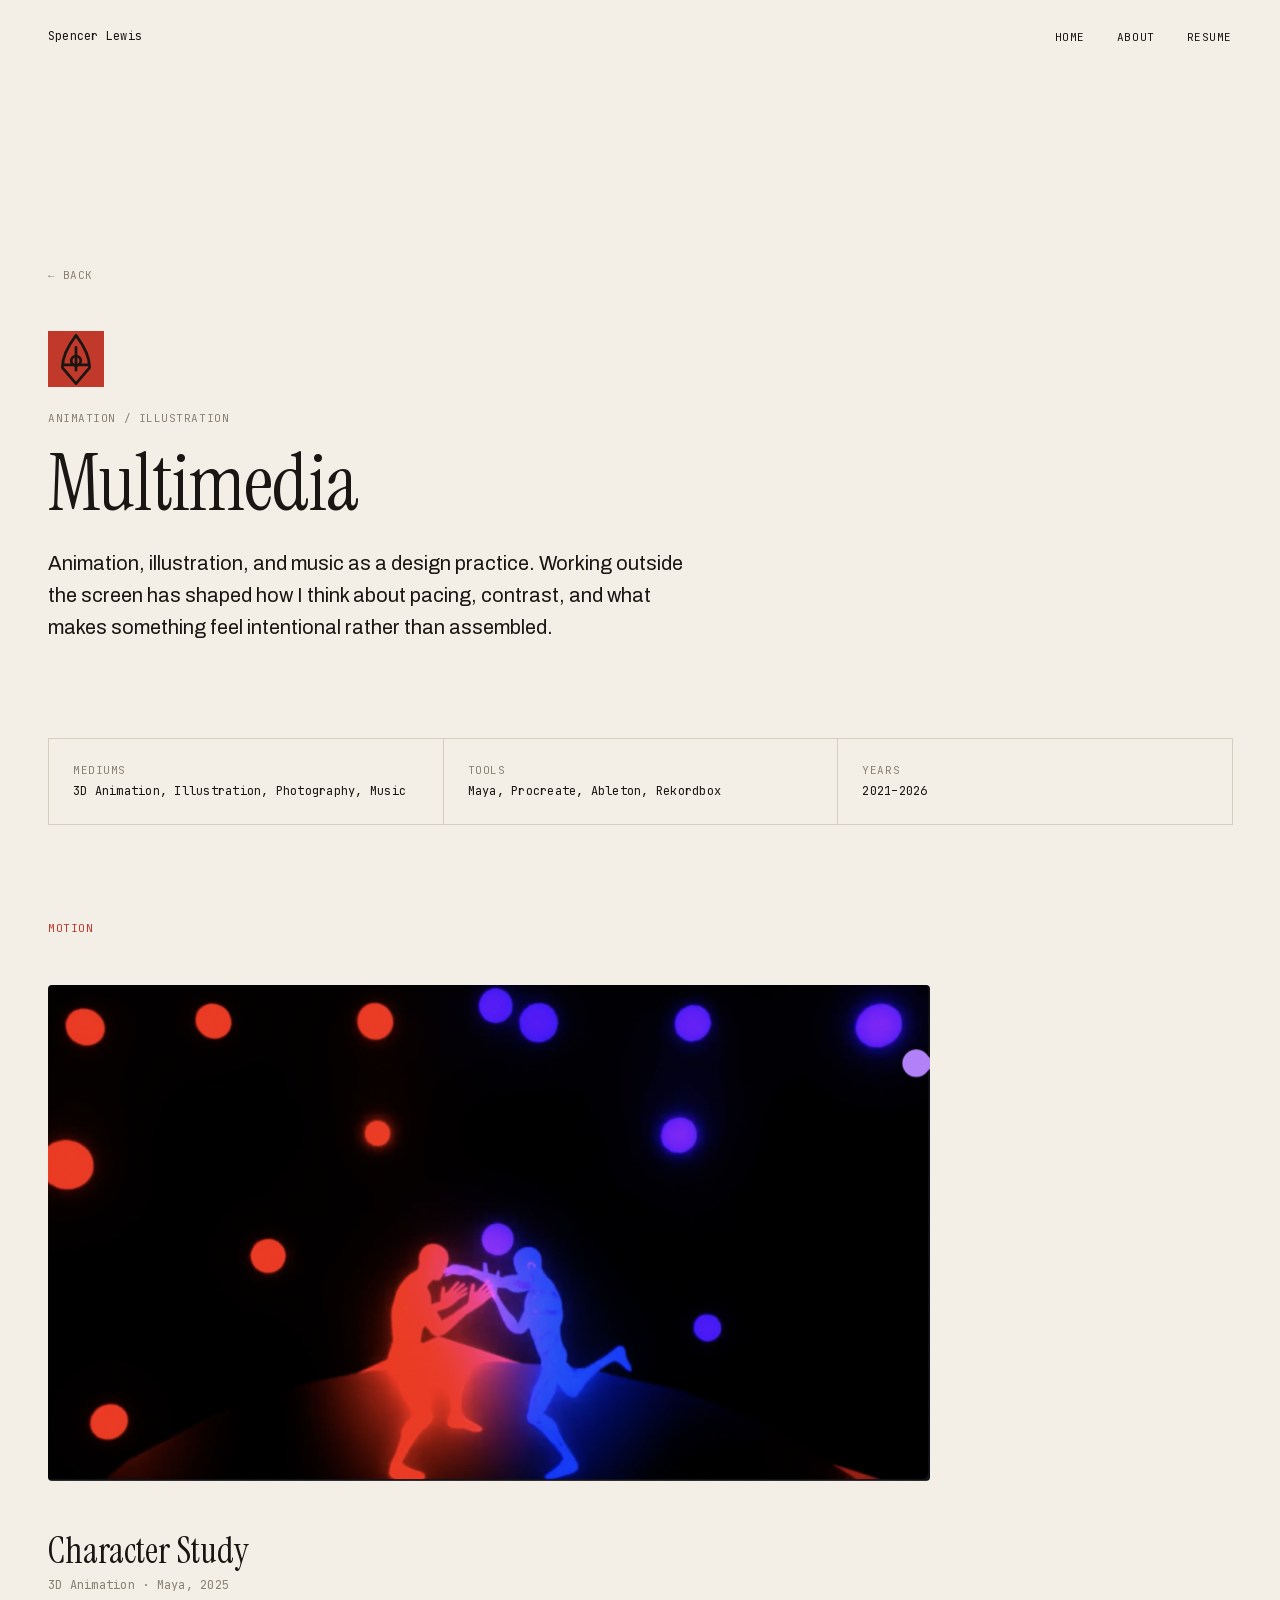
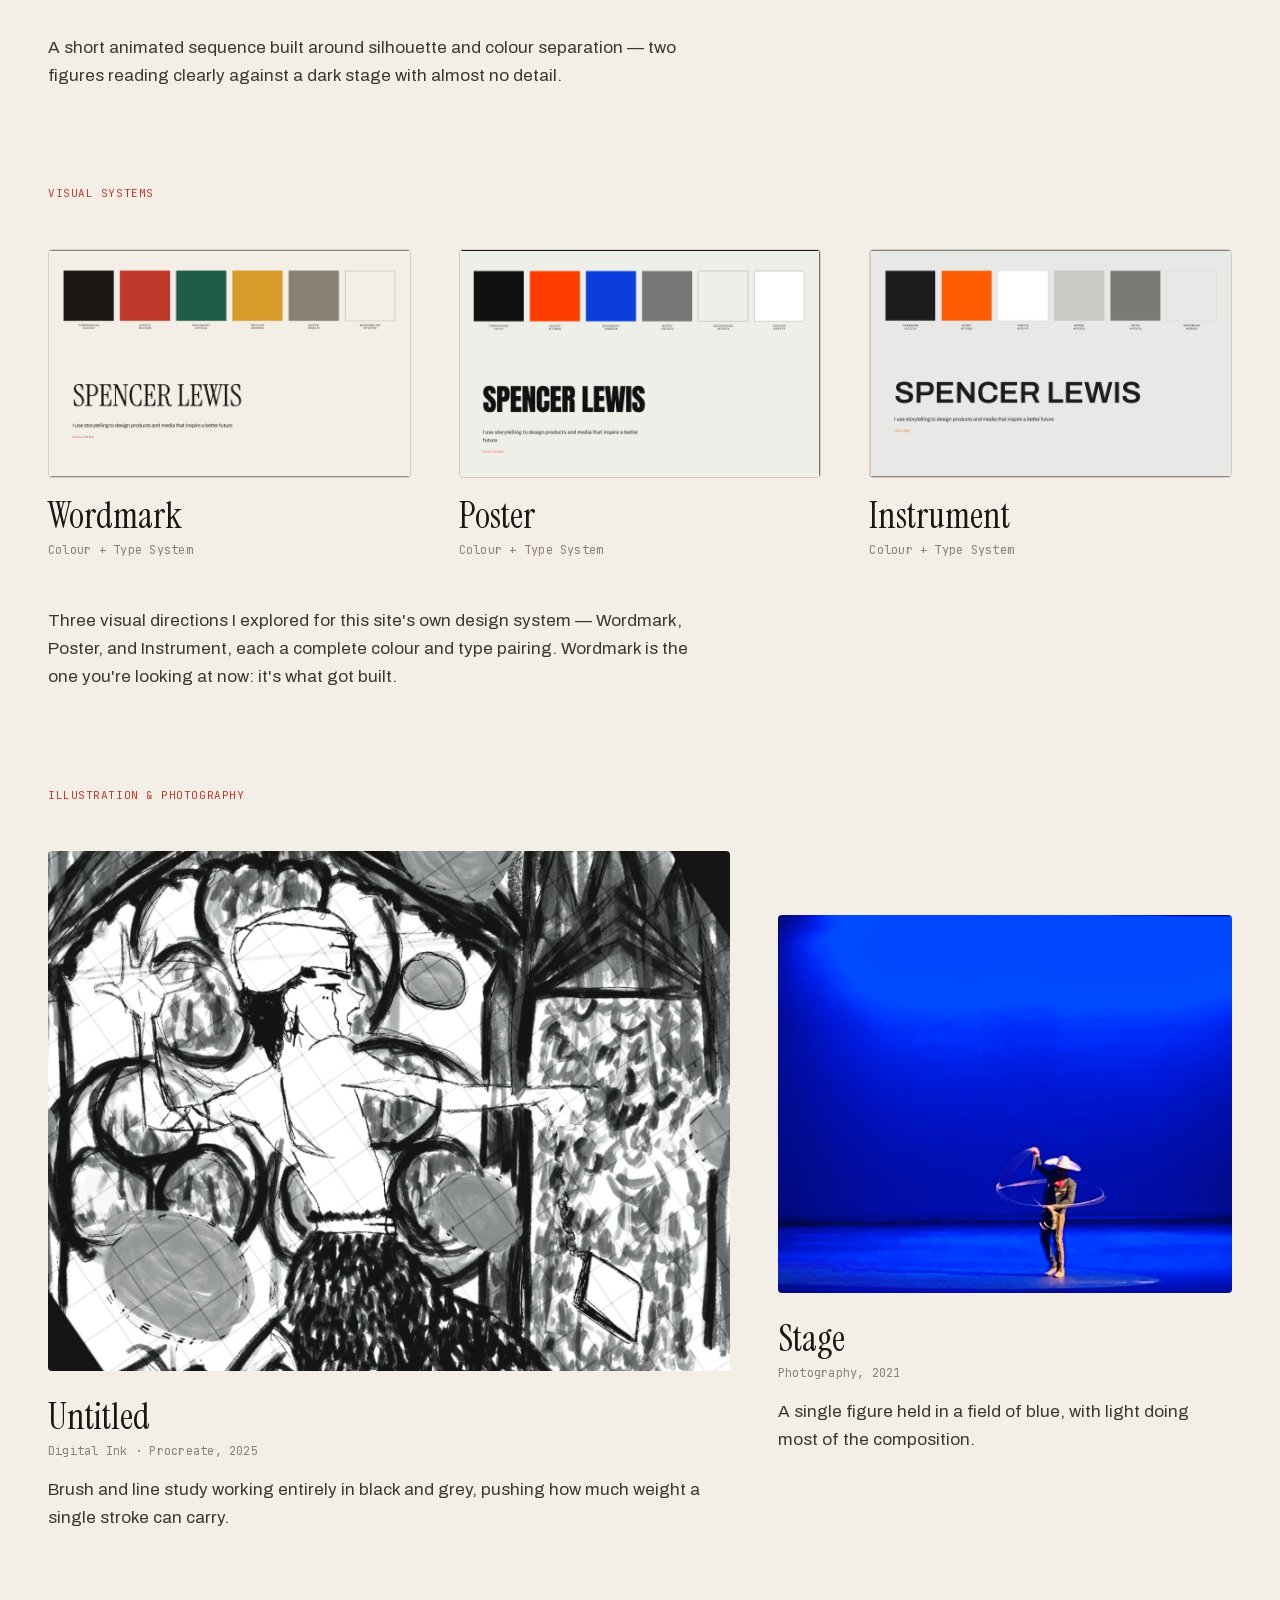
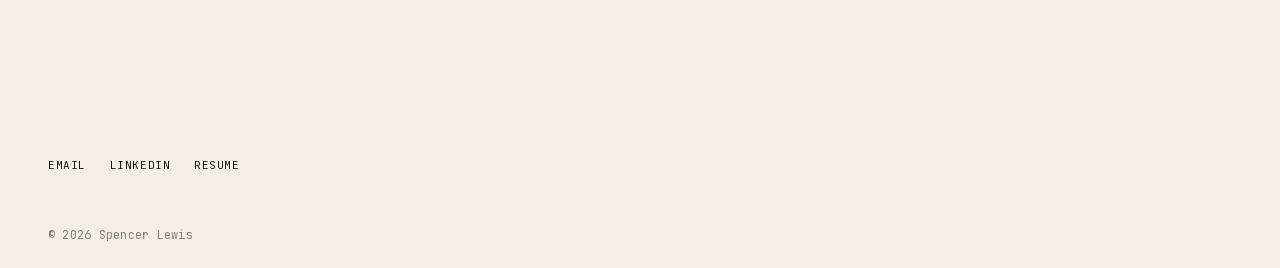
<file: multimedia.html>
<!doctype html>
<html lang="en">
<head>
  <meta charset="UTF-8">
  <meta name="viewport" content="width=device-width, initial-scale=1.0">
  <title>Multimedia — Spencer Lewis</title>
  <link rel="preload" href="assets/fonts/instrument-serif-latin-400-normal.woff2" as="font" type="font/woff2" crossorigin>
  <link rel="preload" href="assets/fonts/archivo-latin-400-normal.woff2" as="font" type="font/woff2" crossorigin>
  <link rel="preload" href="assets/fonts/jetbrains-mono-latin-400-normal.woff2" as="font" type="font/woff2" crossorigin>
  <link rel="stylesheet" href="styles.css">
</head>
<body>
  <nav class="nav" aria-label="Primary">
    <div class="nav__inner">
      <a class="nav__logo meta" href="/">Spencer Lewis</a>
      <button class="nav__toggle" type="button" aria-expanded="false" aria-controls="nav-menu" aria-label="Open menu">
        <span class="nav__toggle-bar"></span>
        <span class="nav__toggle-bar"></span>
        <span class="nav__toggle-bar"></span>
      </button>
      <ul class="nav__links" id="nav-menu">
        <li><a class="label" href="/">Home</a></li>
        <li><a class="label" href="/#about">About</a></li>
        <li><a class="label" href="spencer-lewis-design-resume.pdf" target="_blank" rel="noopener">Resume</a></li>
      </ul>
    </div>
  </nav>

  <main class="gallery" style="--accent: var(--vermillion)">
    <section class="gallery-intro grid reveal">
      <a class="gallery-intro__back label" href="/#work">← Back</a>
      <div class="project-mark">
        <img src="assets/mark-multimedia.svg" alt="" width="22" height="38">
      </div>
      <p class="gallery-intro__category label">Animation / Illustration</p>
      <h1 class="gallery-intro__title display-l">Multimedia</h1>
      <p class="gallery-intro__description body-l reading-column">Animation, illustration, and music as a design practice. Working outside the screen has shaped how I think about pacing, contrast, and what makes something feel intentional rather than assembled.</p>
    </section>

    <section class="details-strip details-strip--3 grid reveal">
      <div class="details-strip__cell">
        <p class="details-strip__label label">Mediums</p>
        <p class="details-strip__value meta">3D Animation, Illustration, Photography, Music</p>
      </div>
      <div class="details-strip__cell">
        <p class="details-strip__label label">Tools</p>
        <p class="details-strip__value meta">Maya, Procreate, Ableton, Rekordbox</p>
      </div>
      <div class="details-strip__cell">
        <p class="details-strip__label label">Years</p>
        <p class="details-strip__value meta">2021–2026</p>
      </div>
    </section>

    <section class="motion reveal">
      <div class="motion__inner grid">
        <p class="gallery-label label">Motion</p>
        <div class="motion__media">
          <img src="assets/multimedia-animation.png" alt="Two silhouetted figures facing off in red and blue light, surrounded by floating circles" width="882" height="494" loading="lazy">
        </div>
        <div class="motion__caption">
          <h2 class="motion__title h2">Character Study</h2>
          <p class="motion__meta meta">3D Animation · Maya, 2025</p>
        </div>
        <p class="motion__description body reading-column">A short animated sequence built around silhouette and colour separation — two figures reading clearly against a dark stage with almost no detail.</p>
      </div>
    </section>

    <section class="visual-systems reveal">
      <div class="visual-systems__inner grid">
        <p class="gallery-label label">Visual Systems</p>
        <div class="triptych">
          <figure class="triptych__item">
            <img src="assets/design-system-1.png" alt="First visual system exploration: black, red, green, gold, and grey swatches with a serif Spencer Lewis wordmark" width="1552" height="976" loading="lazy">
            <figcaption>
              <h3 class="triptych__title h2">Wordmark</h3>
              <p class="triptych__meta meta">Colour + Type System</p>
            </figcaption>
          </figure>
          <figure class="triptych__item">
            <img src="assets/design-system-2.png" alt="Second visual system exploration: black, orange, blue, grey swatches with a bold condensed Spencer Lewis poster mark" width="1552" height="976" loading="lazy">
            <figcaption>
              <h3 class="triptych__title h2">Poster</h3>
              <p class="triptych__meta meta">Colour + Type System</p>
            </figcaption>
          </figure>
          <figure class="triptych__item">
            <img src="assets/design-system-3.png" alt="Third visual system exploration: black, orange, white, and grey swatches with a bold sans Spencer Lewis instrument mark" width="1552" height="976" loading="lazy">
            <figcaption>
              <h3 class="triptych__title h2">Instrument</h3>
              <p class="triptych__meta meta">Colour + Type System</p>
            </figcaption>
          </figure>
        </div>
        <p class="visual-systems__description body reading-column">Three visual directions I explored for this site's own design system — Wordmark, Poster, and Instrument, each a complete colour and type pairing. Wordmark is the one you're looking at now: it's what got built.</p>
      </div>
    </section>

    <section class="illustration-photo reveal">
      <div class="illustration-photo__inner grid">
        <p class="gallery-label label">Illustration &amp; Photography</p>
        <div class="duo">
          <figure class="duo__item">
            <img src="assets/multimedia-ink.jpg" alt="Black and grey ink illustration of a robed figure surrounded by abstract foliage" width="1513" height="1154" loading="lazy">
            <figcaption>
              <h3 class="duo__title h2">Untitled</h3>
              <p class="duo__meta meta">Digital Ink · Procreate, 2025</p>
              <p class="duo__description body">Brush and line study working entirely in black and grey, pushing how much weight a single stroke can carry.</p>
            </figcaption>
          </figure>
          <figure class="duo__item duo__item--offset">
            <img src="assets/multimedia-stage.jpeg" alt="A single dancer mid-motion on a stage lit entirely in blue" width="2422" height="2013" loading="lazy">
            <figcaption>
              <h3 class="duo__title h2">Stage</h3>
              <p class="duo__meta meta">Photography, 2021</p>
              <p class="duo__description body">A single figure held in a field of blue, with light doing most of the composition.</p>
            </figcaption>
          </figure>
        </div>
      </div>
    </section>
  </main>

  <footer class="footer">
    <div class="grid">
      <ul class="footer__links">
        <li><a class="label" href="mailto:spencerhlewis2003@gmail.com">Email</a></li>
        <li><a class="label" href="https://linkedin.com/in/spencerhlewis" target="_blank" rel="noopener">LinkedIn</a></li>
        <li><a class="label" href="spencer-lewis-design-resume.pdf" target="_blank" rel="noopener">Resume</a></li>
      </ul>
      <p class="footer__copyright meta">© 2026 Spencer Lewis</p>
    </div>
  </footer>
  <script src="nav.js"></script>
  <script src="reveal.js"></script>
</body>
</html>
</file>
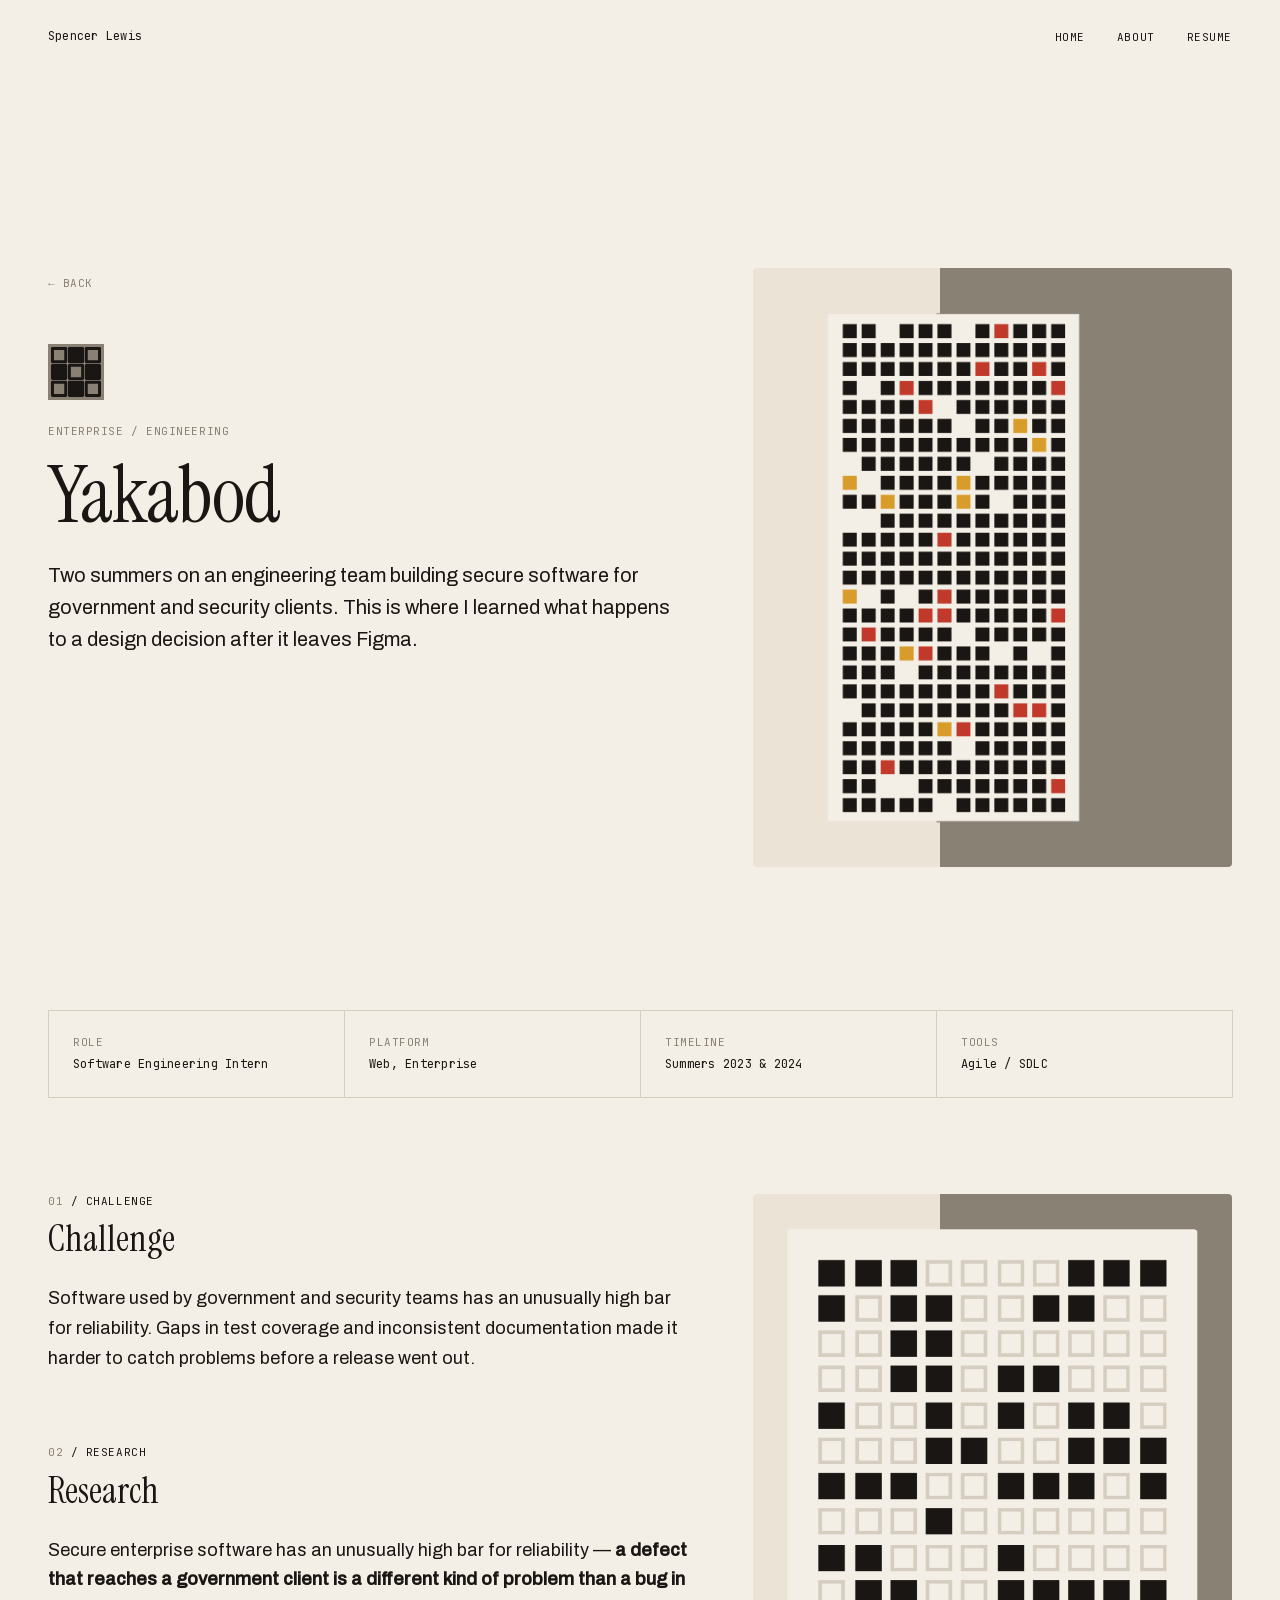
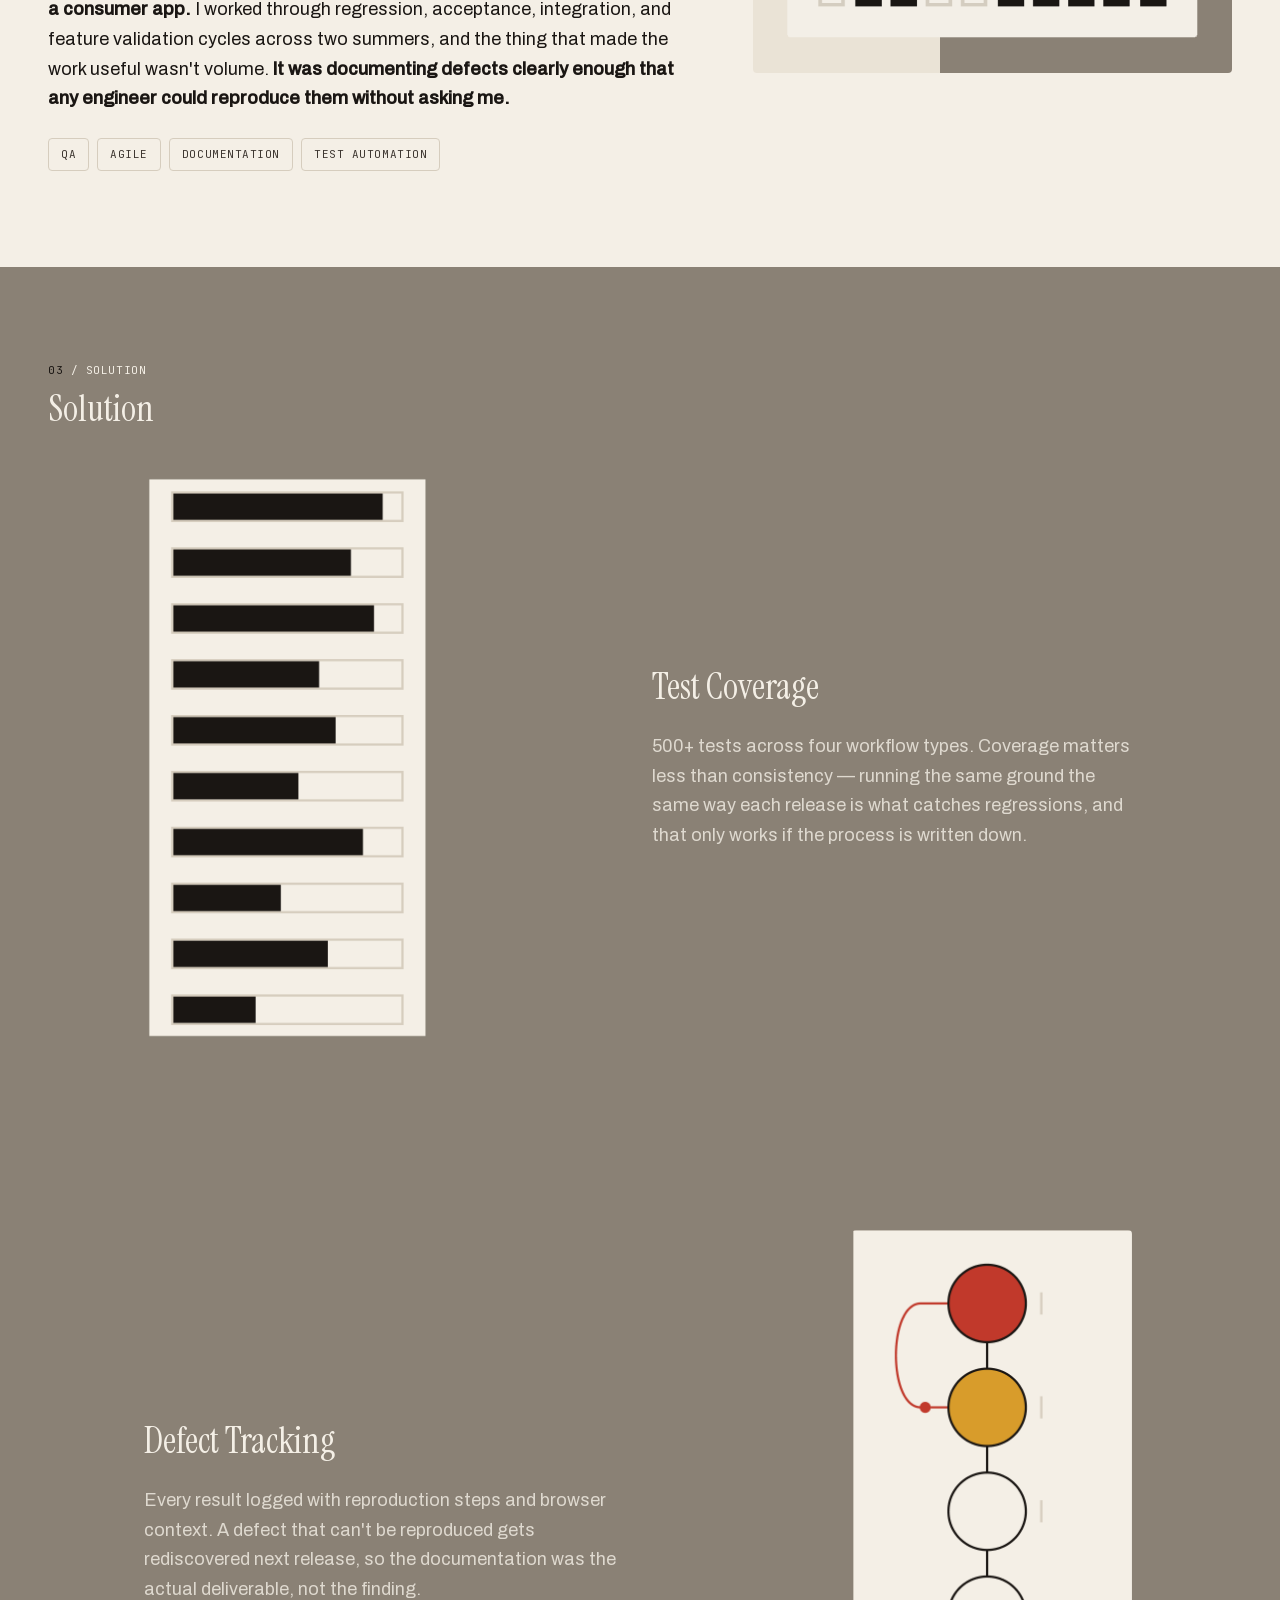
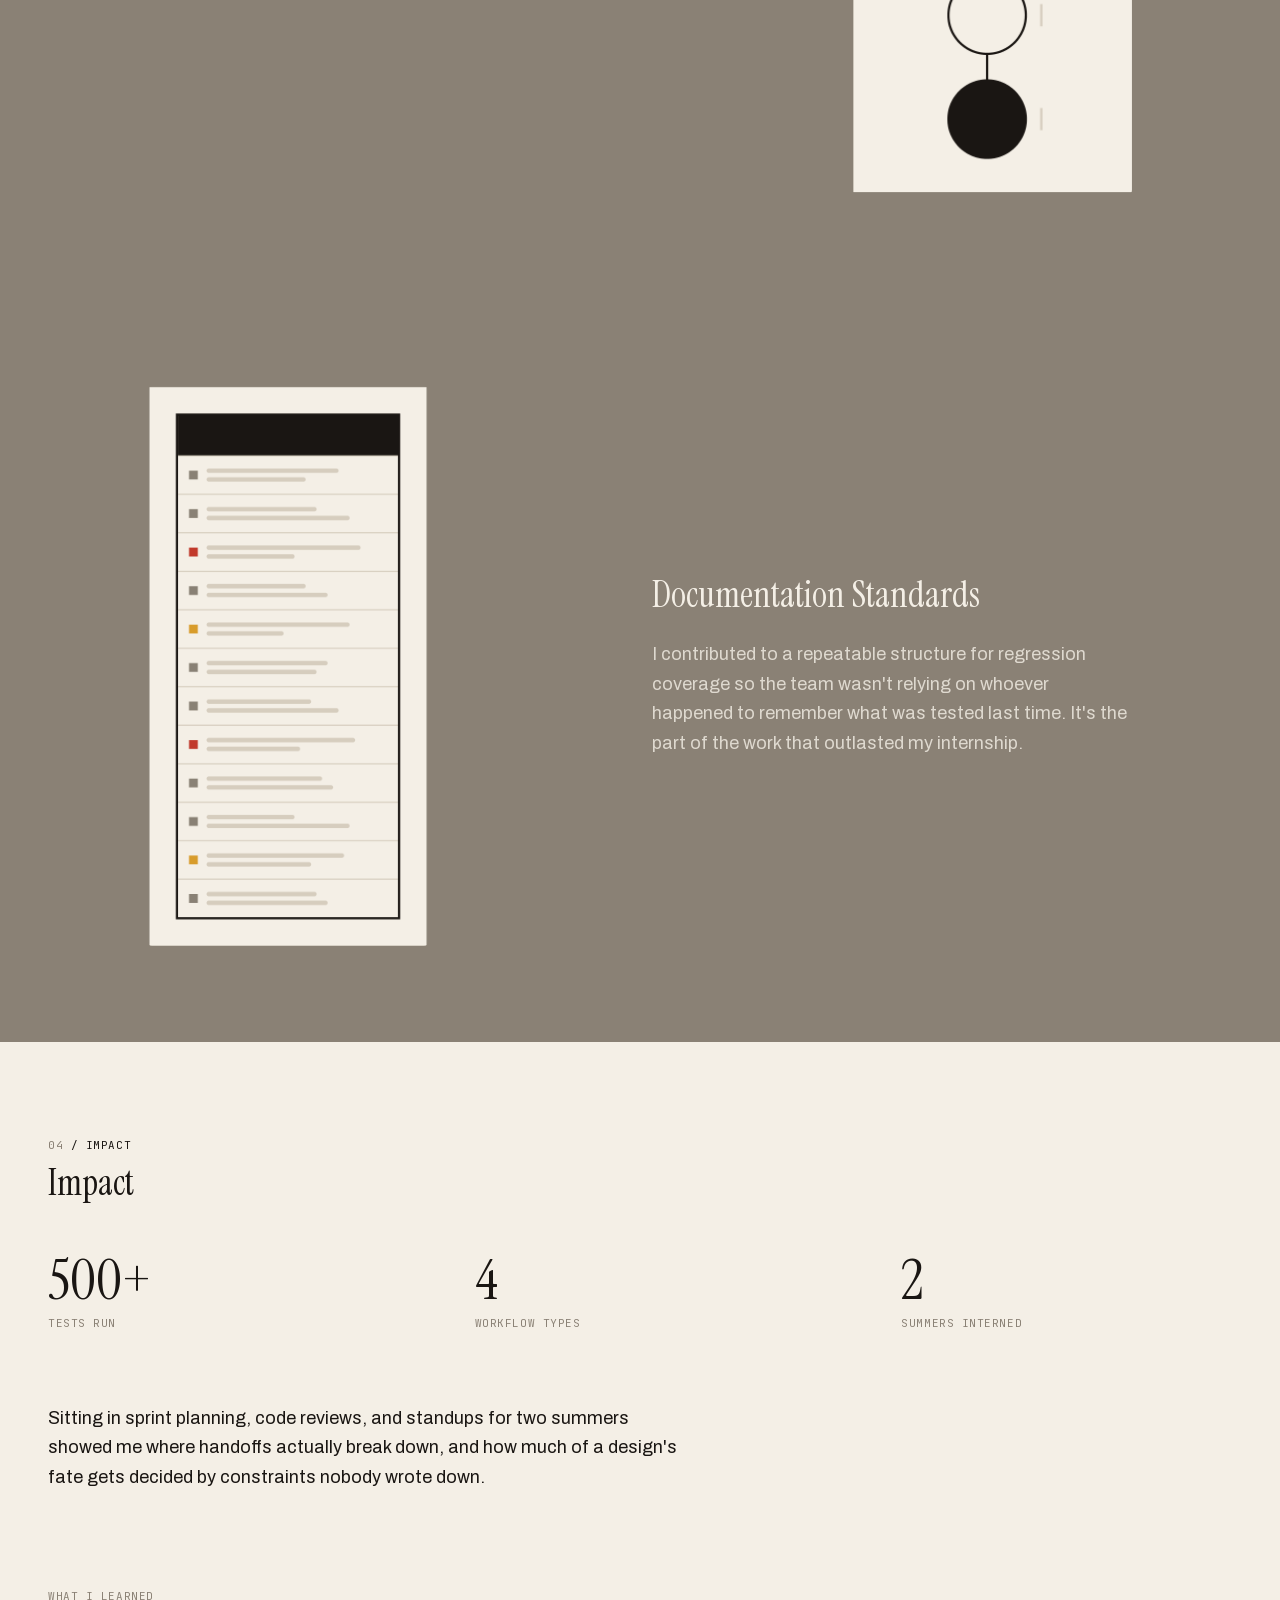
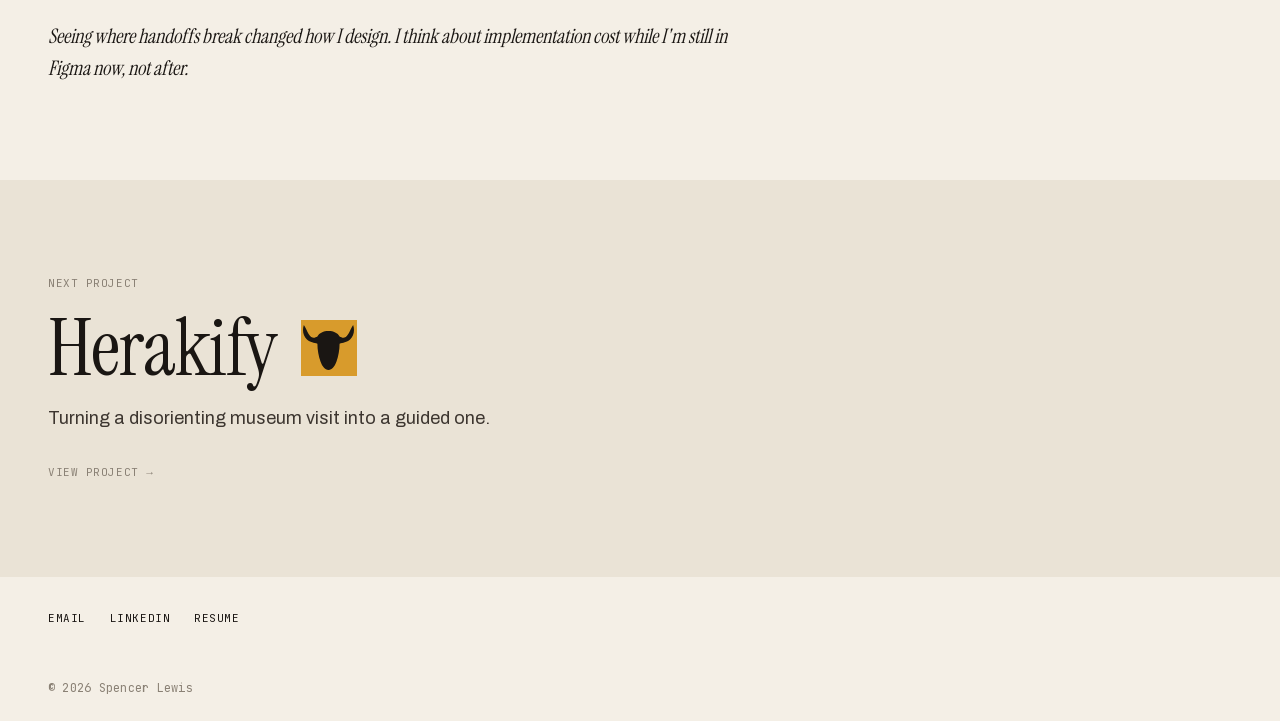
<file: yakabod.html>
<!doctype html>
<html lang="en">
<head>
  <meta charset="UTF-8">
  <meta name="viewport" content="width=device-width, initial-scale=1.0">
  <title>Yakabod — Case Study | Spencer Lewis</title>
  <link rel="preload" href="assets/fonts/instrument-serif-latin-400-normal.woff2" as="font" type="font/woff2" crossorigin>
  <link rel="preload" href="assets/fonts/archivo-latin-400-normal.woff2" as="font" type="font/woff2" crossorigin>
  <link rel="preload" href="assets/fonts/jetbrains-mono-latin-400-normal.woff2" as="font" type="font/woff2" crossorigin>
  <link rel="stylesheet" href="styles.css">
</head>
<body>
  <nav class="nav" aria-label="Primary">
    <div class="nav__inner">
      <a class="nav__logo meta" href="/">Spencer Lewis</a>
      <button class="nav__toggle" type="button" aria-expanded="false" aria-controls="nav-menu" aria-label="Open menu">
        <span class="nav__toggle-bar"></span>
        <span class="nav__toggle-bar"></span>
        <span class="nav__toggle-bar"></span>
      </button>
      <ul class="nav__links" id="nav-menu">
        <li><a class="label" href="/">Home</a></li>
        <li><a class="label" href="/#about">About</a></li>
        <li><a class="label" href="spencer-lewis-design-resume.pdf" target="_blank" rel="noopener">Resume</a></li>
      </ul>
    </div>
  </nav>
  <main class="case-study" style="--accent: var(--muted)">
    <section class="case-intro grid reveal">
      <div class="case-intro__content">
        <a class="case-intro__back label" href="/#work">← Back</a>
        <div class="project-mark">
          <img src="assets/mark-yakabod.svg" alt="" width="34" height="34">
        </div>
        <p class="case-intro__category label">Enterprise / Engineering</p>
        <h1 class="case-intro__title display-l">Yakabod</h1>
        <p class="case-intro__description body-l reading-column">Two summers on an engineering team building secure software for government and security clients. This is where I learned what happens to a design decision after it leaves Figma.</p>
      </div>
      <div class="case-intro__field two-tone-field two-tone-field--intro">
        <img src="assets/yak-hero.png" alt="Yakabod test coverage dashboard graphic" width="598" height="1202" loading="lazy">
      </div>
    </section>

    <section class="details-strip grid reveal">
      <div class="details-strip__cell">
        <p class="details-strip__label label">Role</p>
        <p class="details-strip__value meta">Software Engineering Intern</p>
      </div>
      <div class="details-strip__cell">
        <p class="details-strip__label label">Platform</p>
        <p class="details-strip__value meta">Web, Enterprise</p>
      </div>
      <div class="details-strip__cell">
        <p class="details-strip__label label">Timeline</p>
        <p class="details-strip__value meta">Summers 2023 & 2024</p>
      </div>
      <div class="details-strip__cell">
        <p class="details-strip__label label">Tools</p>
        <p class="details-strip__value meta">Agile / SDLC</p>
      </div>
    </section>

    <section class="content-section grid reveal">
      <div class="content-section__text">
        <p class="section-marker label"><span class="section-marker__num">01</span> / Challenge</p>
        <h2 class="content-section__heading h2">Challenge</h2>
        <p class="content-section__body body reading-column">Software used by government and security teams has an unusually high bar for reliability. Gaps in test coverage and inconsistent documentation made it harder to catch problems before a release went out.</p>
      </div>
      <div class="content-section__field two-tone-field two-tone-field--centered">
        <img src="assets/yak-challenge-2.png" alt="Yakabod defect tracking graphic" width="608" height="605" loading="lazy">
      </div>
      <div class="content-section__text content-section__text--research">
        <p class="section-marker label"><span class="section-marker__num">02</span> / Research</p>
        <h2 class="content-section__heading h2">Research</h2>
        <p class="content-section__body body reading-column">Secure enterprise software has an unusually high bar for reliability — <strong>a defect that reaches a government client is a different kind of problem than a bug in a consumer app.</strong> I worked through regression, acceptance, integration, and feature validation cycles across two summers, and the thing that made the work useful wasn't volume. <strong>It was documenting defects clearly enough that any engineer could reproduce them without asking me.</strong></p>
        <ul class="chip-list">
          <li class="chip label">QA</li>
          <li class="chip label">Agile</li>
          <li class="chip label">Documentation</li>
          <li class="chip label">Test Automation</li>
        </ul>
      </div>
    </section>

    <section class="feature-bands reveal">
      <div class="feature-bands__intro">
        <p class="section-marker label"><span class="section-marker__num">03</span> / Solution</p>
        <h2 class="feature-bands__heading h2">Solution</h2>
      </div>

      <div class="feature-band">
        <div class="feature-band__media">
          <img src="assets/yak-coverage.png" alt="Yakabod test coverage bar chart graphic" width="650" height="1300" loading="lazy">
        </div>
        <div class="feature-band__text">
          <h3 class="feature-band__heading h2">Test Coverage</h3>
          <p class="feature-band__description body">500+ tests across four workflow types. Coverage matters less than consistency — running the same ground the same way each release is what catches regressions, and that only works if the process is written down.</p>
        </div>
      </div>

      <div class="feature-band feature-band--reverse">
        <div class="feature-band__media">
          <img src="assets/yak-defects.png" alt="Yakabod defect status tracking graphic with colored circles" width="564" height="1136" loading="lazy">
        </div>
        <div class="feature-band__text">
          <h3 class="feature-band__heading h2">Defect Tracking</h3>
          <p class="feature-band__description body">Every result logged with reproduction steps and browser context. A defect that can't be reproduced gets rediscovered next release, so the documentation was the actual deliverable, not the finding.</p>
        </div>
      </div>

      <div class="feature-band">
        <div class="feature-band__media">
          <img src="assets/yak-docs.png" alt="Yakabod documentation standards graphic" width="636" height="1272" loading="lazy">
        </div>
        <div class="feature-band__text">
          <h3 class="feature-band__heading h2">Documentation Standards</h3>
          <p class="feature-band__description body">I contributed to a repeatable structure for regression coverage so the team wasn't relying on whoever happened to remember what was tested last time. It's the part of the work that outlasted my internship.</p>
        </div>
      </div>
    </section>

    <section class="impact grid reveal">
      <div class="impact__intro">
        <p class="section-marker label"><span class="section-marker__num">04</span> / Impact</p>
        <h2 class="impact__heading h2">Impact</h2>
      </div>
      <div class="impact__metrics">
        <div class="metric-block">
          <p class="metric-block__number">500+</p>
          <p class="metric-block__label label">Tests Run</p>
        </div>
        <div class="metric-block">
          <p class="metric-block__number">4</p>
          <p class="metric-block__label label">Workflow Types</p>
        </div>
        <div class="metric-block">
          <p class="metric-block__number">2</p>
          <p class="metric-block__label label">Summers Interned</p>
        </div>
      </div>
      <p class="impact__body body">Sitting in sprint planning, code reviews, and standups for two summers showed me where handoffs actually break down, and how much of a design's fate gets decided by constraints nobody wrote down.</p>
      <div class="learned">
        <p class="learned__label label">What I Learned</p>
        <p class="learned__body">Seeing where handoffs break changed how I design. I think about implementation cost while I'm still in Figma now, not after.</p>
      </div>
    </section>

    <section class="next-project reveal">
      <div class="next-project__inner grid">
        <p class="next-project__label label">Next Project</p>
        <div class="next-project__heading-row" style="--accent: var(--ochre)">
          <h2 class="next-project__title display-l">Herakify</h2>
          <div class="project-mark">
            <img src="assets/mark-herakify.svg" alt="" width="41" height="37">
          </div>
        </div>
        <p class="next-project__tagline body">Turning a disorienting museum visit into a guided one.</p>
        <a class="next-project__link label" href="herakify.html">View Project →</a>
      </div>
    </section>
  </main>

  <footer class="footer">
    <div class="grid">
      <ul class="footer__links">
        <li><a class="label" href="mailto:spencerhlewis2003@gmail.com">Email</a></li>
        <li><a class="label" href="https://linkedin.com/in/spencerhlewis" target="_blank" rel="noopener">LinkedIn</a></li>
        <li><a class="label" href="spencer-lewis-design-resume.pdf" target="_blank" rel="noopener">Resume</a></li>
      </ul>
      <p class="footer__copyright meta">© 2026 Spencer Lewis</p>
    </div>
  </footer>
  <script src="nav.js"></script>
  <script src="reveal.js"></script>
</body>
</html>
</file>
<file: styles.css>
/* ---------------------------------------------------------------- */
/* Fonts (self-hosted)                                               */
/* ---------------------------------------------------------------- */

@font-face {
  font-family: "Instrument Serif";
  font-style: normal;
  font-weight: 400;
  font-display: swap;
  src: url("assets/fonts/instrument-serif-latin-400-normal.woff2") format("woff2");
}

@font-face {
  font-family: "Archivo";
  font-style: normal;
  font-weight: 400;
  font-display: swap;
  src: url("assets/fonts/archivo-latin-400-normal.woff2") format("woff2");
}

@font-face {
  font-family: "Archivo";
  font-style: normal;
  font-weight: 500;
  font-display: swap;
  src: url("assets/fonts/archivo-latin-500-normal.woff2") format("woff2");
}

@font-face {
  font-family: "JetBrains Mono";
  font-style: normal;
  font-weight: 400;
  font-display: swap;
  src: url("assets/fonts/jetbrains-mono-latin-400-normal.woff2") format("woff2");
}

/* ---------------------------------------------------------------- */
/* Design tokens                                                     */
/* ---------------------------------------------------------------- */

:root {
  /* colour */
  --bone:       #F4EFE6;  /* page background. NEVER substitute white */
  --bone-deep:  #EAE3D6;  /* image fields, secondary surfaces */
  --ink:        #1A1613;  /* body text, inverted section backgrounds */
  --ink-soft:   #3D3630;  /* secondary text */
  --muted:      #8A8175;  /* metadata, captions, Yakabod accent */
  --vermillion: #C1392B;  /* primary accent, Multimedia accent */
  --jade:       #1F5C4A;  /* Harmony accent */
  --ochre:      #D89B2C;  /* Herakify accent */
  --border:     #D6CDBE;  /* hairlines, dividers */

  /* spacing — 8px base */
  --space-2xs:  4px;
  --space-xs:   8px;
  --space-s:   16px;
  --space-m:   24px;
  --space-l:   48px;
  --space-xl:  96px;
  --space-xl2:129px;  /* measured project-band gap; the 96→192 step is too coarse here */
  --space-2xl:192px;

  /* radius */
  --radius-none: 0;
  --radius-sm:   4px;
}

/* ---------------------------------------------------------------- */
/* Reset                                                              */
/* ---------------------------------------------------------------- */

*,
*::before,
*::after {
  box-sizing: border-box;
}

body,
h1, h2, h3,
p,
ul,
figure {
  margin: 0;
}

ul {
  padding: 0;
  list-style: none;
}

a {
  color: inherit;
  text-decoration: none;
}

a:visited {
  color: inherit;
}

body {
  background: var(--bone);
  color: var(--ink);
  font-family: "Archivo", sans-serif;
  font-size: 16px;
  line-height: 1.65;
}

@media (min-width: 768px) {
  body {
    font-size: 17px;
  }
}

/* ---------------------------------------------------------------- */
/* Type scale                                                        */
/* ---------------------------------------------------------------- */

.display-xl {
  font-family: "Instrument Serif", serif;
  font-weight: 400;
  font-size: 56px;
  line-height: 0.95;
  letter-spacing: -0.01em;
}

.display-l {
  font-family: "Instrument Serif", serif;
  font-weight: 400;
  font-size: 40px;
  line-height: 1;
  letter-spacing: -0.01em;
}

.h1 {
  font-family: "Instrument Serif", serif;
  font-weight: 400;
  font-size: 32px;
  line-height: 1.1;
}

.h2 {
  font-family: "Instrument Serif", serif;
  font-weight: 400;
  font-size: 28px;
  line-height: 1.2;
}

.h3 {
  font-family: "Archivo", sans-serif;
  font-weight: 500;
  font-size: 19px;
  line-height: 1.3;
}

.body-l {
  font-family: "Archivo", sans-serif;
  font-weight: 400;
  font-size: 17px;
  line-height: 1.6;
}

.body {
  font-family: "Archivo", sans-serif;
  font-weight: 400;
  font-size: 16px;
  line-height: 1.65;
}

.body-s {
  font-family: "Archivo", sans-serif;
  font-weight: 400;
  font-size: 14px;
  line-height: 1.6;
}

.label {
  font-family: "JetBrains Mono", monospace;
  font-weight: 400;
  font-size: 11px;
  line-height: 1.4;
  letter-spacing: 0.05em;
  text-transform: uppercase;
}

.meta {
  font-family: "JetBrains Mono", monospace;
  font-weight: 400;
  font-size: 12px;
  line-height: 1.5;
  letter-spacing: 0.02em;
}

@media (min-width: 768px) {
  .display-xl { font-size: clamp(128px, 11vw, 156px); } /* exceeds build-spec's 120px intentionally — see CLAUDE.md */
  .display-l  { font-size: 80px; }
  .h1         { font-size: 56px; }
  .h2         { font-size: 36px; }
  .h3         { font-size: 22px; }
  .body-l     { font-size: 20px; }
  .body       { font-size: 17px; }
  .body-s     { font-size: 15px; }
}

/* Body copy max width — the "reading column" */
.reading-column {
  max-width: 640px;
}

/* ---------------------------------------------------------------- */
/* Grid                                                               */
/* ---------------------------------------------------------------- */

.grid {
  display: grid;
  width: 100%;
  margin-inline: auto;
  grid-template-columns: repeat(4, 1fr);
  gap: 16px;
  padding-inline: 24px;
}

@media (min-width: 768px) {
  .grid {
    grid-template-columns: repeat(8, 1fr);
    gap: 20px;
    padding-inline: 48px;
  }
}

@media (min-width: 1200px) {
  .grid {
    grid-template-columns: repeat(12, 1fr);
    gap: 24px;
    padding-inline: clamp(24px, 4vw, 48px);
    max-width: 1680px; /* intentionally wider than build-spec's 1240px column — see CLAUDE.md */
  }
}

/* ---------------------------------------------------------------- */
/* Nav                                                                */
/* ---------------------------------------------------------------- */

.nav {
  position: sticky;
  top: 0;
  z-index: 10;
  width: 100%;
  background: var(--bone);
  height: 72px;
}

.nav__inner {
  width: 100%;
  max-width: 1680px;
  height: 100%;
  margin-inline: auto;
  display: flex;
  justify-content: space-between;
  align-items: center;
  padding: 0 24px;
}

@media (min-width: 768px) {
  .nav__inner {
    padding: 0 48px;
  }
}

@media (min-width: 1200px) {
  .nav__inner {
    padding: 0 clamp(24px, 4vw, 48px);
  }
}

.nav__logo {
  white-space: nowrap;
}

.nav__links {
  display: flex;
  gap: 32px;
}

.nav a {
  position: relative;
}

.nav a::after {
  content: "";
  position: absolute;
  left: 0;
  bottom: -2px;
  width: 100%;
  height: 1px;
  background: currentColor;
  transform: scaleX(0);
  transform-origin: left;
  transition: transform 200ms ease-out;
}

.nav a:hover {
  color: var(--vermillion);
}

.nav a:hover::after {
  transform: scaleX(1);
}

.nav__toggle {
  display: none;
  width: 44px;
  height: 44px;
  align-items: center;
  justify-content: center;
  flex-direction: column;
  gap: 5px;
  background: none;
  border: none;
  padding: 0;
  margin: 0;
  cursor: pointer;
  flex-shrink: 0;
}

.nav__toggle-bar {
  display: block;
  width: 20px;
  height: 1.5px;
  background: var(--ink);
  transition: transform 200ms ease-out, opacity 200ms ease-out;
}

.nav__toggle.is-active .nav__toggle-bar:nth-child(1) {
  transform: translateY(6.5px) rotate(45deg);
}

.nav__toggle.is-active .nav__toggle-bar:nth-child(2) {
  opacity: 0;
}

.nav__toggle.is-active .nav__toggle-bar:nth-child(3) {
  transform: translateY(-6.5px) rotate(-45deg);
}

@media (max-width: 767.98px) {
  .nav__toggle {
    display: inline-flex;
  }

  .nav__links {
    position: absolute;
    top: 100%;
    left: 0;
    right: 0;
    flex-direction: column;
    gap: 0;
    background: var(--bone);
    border-top: 1px solid var(--border);
    max-height: 0;
    overflow: hidden;
    transition: max-height 250ms ease-out;
  }

  .nav__links.is-open {
    max-height: 320px;
  }

  .nav__links li {
    border-bottom: 1px solid var(--border);
  }

  .nav__links a {
    display: flex;
    align-items: center;
    min-height: 44px;
    padding: 0 24px;
  }

  .nav a::after {
    display: none;
  }
}

@media (prefers-reduced-motion: reduce) {
  .nav__links,
  .nav__toggle-bar {
    transition: none;
  }
}

/* ---------------------------------------------------------------- */
/* Hero                                                               */
/* ---------------------------------------------------------------- */

.hero {
  padding-block: var(--space-l) var(--space-2xl);
  row-gap: 28px; /* tightened for the stacked layout so text and jaguar read as one block */
}

.hero__intro {
  grid-column: 1 / -1;
}

.hero__name {
  color: var(--ink);
  text-transform: uppercase;
  max-width: 9ch;
}

.hero__tagline {
  margin-top: var(--space-m);
  font-size: 22px; /* larger than .body-l's 17px — see CLAUDE.md intentional divergences */
}

@media (min-width: 768px) {
  .hero__tagline {
    font-size: 28px;
  }
}

.hero__meta {
  margin-top: var(--space-m);
  color: var(--muted);
  text-transform: uppercase;
  font-size: 14px; /* larger than .meta's 12px, at the mono ≤14px ceiling — see CLAUDE.md */
}

.hero__image {
  grid-column: 1 / -1;
}

.hero__image img {
  display: block;
  width: 100%;
  height: auto;
}

.hero__caption {
  margin-top: var(--space-s);
  color: var(--muted);
  text-transform: uppercase;
}

@media (min-width: 1200px) {
  .hero {
    align-items: start;
    padding-block: 196px 193px; /* measured: nav→name gap, hero→"Selected Work" gap */
    /* capped tracks instead of 12-col fractions: at 1680px, 6/12-column spans leave a
       growing dead gap between text and jaguar since neither fills its fractional
       share. Capping intro/image and letting a trailing 1fr track absorb the extra
       width keeps the pair grouped together regardless of container width. */
    grid-template-columns: minmax(0, 680px) minmax(0, 420px) 1fr;
  }

  .hero__intro {
    grid-column: 1 / 2;
  }

  .hero__image {
    /* spans the jaguar's own track plus the trailing 1fr spacer, then
       centers within that combined space so it isn't hugging the left
       edge of its 420px track with dead space to its right */
    grid-column: 2 / -1;
    display: flex;
    justify-content: center;
  }

  .hero__image-inner {
    display: flex;
    flex-direction: column;
    align-items: center;
    width: fit-content;
  }

  .hero__image img {
    width: auto;
    max-width: 100%;
    max-height: var(--hero-image-cap, 356px);
  }
}

/* ---------------------------------------------------------------- */
/* Selected Work                                                     */
/* ---------------------------------------------------------------- */

.work {
  padding-bottom: var(--space-2xl);
  scroll-margin-top: calc(72px + var(--space-m));
}

.work__label {
  grid-column: 1 / -1;
  color: var(--vermillion);
  margin-bottom: 51px; /* measured: label → first band */
}

/* ---------------------------------------------------------------- */
/* Two-tone image field                                              */
/* ---------------------------------------------------------------- */

.two-tone-field {
  position: relative;
  aspect-ratio: 1 / 1;
  border-radius: var(--radius-sm);
  overflow: hidden;
  background: linear-gradient(
    to right,
    var(--bone-deep) 0%,
    var(--bone-deep) 39%,
    var(--accent) 39%,
    var(--accent) 100%
  );
}

.two-tone-field img {
  position: absolute;
  top: 50%;
  left: 42%;
  height: 85%;
  width: auto;
  max-width: 90%;
  object-fit: contain;
  transform: translate(-50%, -50%);
  transition: transform 300ms ease-out;
}

/* Self-contained bone-panel graphics (not a phone mockup meant to
   straddle the two-tone split) should sit truly centred instead of at
   the 42% straddle point — see CLAUDE.md, yak-challenge-2.png. */
.two-tone-field--centered img {
  left: 50%;
}

/* ---------------------------------------------------------------- */
/* Project mark                                                      */
/* ---------------------------------------------------------------- */

.project-mark {
  width: 56px;
  height: 56px;
  background: var(--accent);
  display: flex;
  align-items: center;
  justify-content: center;
  flex-shrink: 0;
}

.project-mark img {
  width: auto;
  height: auto;
  max-width: 50.4px; /* 90% of the 56px square, sized by the glyph's larger dimension */
  max-height: 50.4px;
}

/* ---------------------------------------------------------------- */
/* Skill chip                                                        */
/* ---------------------------------------------------------------- */

.chip {
  display: inline-block;
  border: 1px solid var(--border);
  border-radius: var(--radius-sm);
  padding: 8px 12px;
  color: var(--ink-soft);
}

/* ---------------------------------------------------------------- */
/* Project band                                                      */
/* ---------------------------------------------------------------- */

.project-band {
  row-gap: var(--space-m);
}

.project-band + .project-band {
  margin-top: var(--space-xl2); /* measured: gap between bands */
}

.project-band__link {
  display: contents;
  color: inherit;
}

.project-band__field {
  grid-column: 1 / -1;
}

.project-band__content {
  grid-column: 1 / -1;
}

.project-band__category {
  color: var(--muted);
  margin-top: 19px; /* measured: mark → category */
}

.project-band__headline {
  margin-top: 27px; /* measured: category → headline */
}

.project-band__name {
  color: var(--muted);
  margin-top: 20px; /* measured: headline → project name */
}

.project-band__chips {
  display: flex;
  flex-wrap: wrap;
  gap: var(--space-xs);
  margin-top: 20px; /* measured: project name → chips */
}

.project-band__cta {
  position: relative;
  display: inline-block;
  color: var(--accent);
  margin-top: 27px; /* measured: chips → link */
}

.project-band__cta::after {
  content: "";
  position: absolute;
  left: 0;
  bottom: -2px;
  width: 100%;
  height: 1px;
  background: currentColor;
  transform: scaleX(0);
  transform-origin: left;
  transition: transform 300ms ease-out;
}

.project-band__link:hover .project-band__cta::after {
  transform: scaleX(1);
}

.project-band__link:hover .two-tone-field img {
  transform: translate(-50%, -50%) scale(1.03);
}

@media (min-width: 768px) {
  .project-band__field,
  .project-band__content {
    grid-row: 1;
  }

  .project-band__field {
    grid-column: 1 / 6;
  }

  .project-band__content {
    grid-column: 6 / 9;
    align-self: center;
  }

  .project-band--reverse .project-band__field {
    grid-column: 4 / 9;
  }

  .project-band--reverse .project-band__content {
    grid-column: 1 / 4;
  }
}

@media (min-width: 1200px) {
  .project-band__field {
    grid-column: 1 / 8;
  }

  .project-band__content {
    grid-column: 8 / 13;
  }

  .project-band--reverse .project-band__field {
    grid-column: 6 / 13;
  }

  .project-band--reverse .project-band__content {
    grid-column: 1 / 6;
  }
}

@media (prefers-reduced-motion: reduce) {
  .two-tone-field img,
  .project-band__cta::after {
    transition: none;
  }
}

/* ---------------------------------------------------------------- */
/* About strip                                                       */
/* ---------------------------------------------------------------- */

.about {
  background: var(--ink);
  color: var(--bone);
  padding-block: 94px; /* measured: About strip internal top/bottom padding */
  padding-inline: 24px;
}

.about__inner {
  display: grid;
  grid-template-columns: repeat(4, 1fr);
  gap: 16px;
  width: 100%;
  max-width: 1680px; /* widened to match the site container — see CLAUDE.md */
  margin-inline: auto;
}

.about__image {
  grid-column: 1 / -1;
  display: flex;
  justify-content: center;
}

.about__image img {
  display: block;
  width: 100%;
  height: auto;
  border-radius: var(--radius-sm);
}

.about__content {
  grid-column: 1 / -1;
  margin-top: var(--space-m);
}

.about__label {
  display: block;
  font-family: "Archivo", sans-serif;
  font-weight: 600;
  font-size: 22px;
  text-transform: uppercase;
  color: var(--vermillion);
}

.about__paragraph {
  margin-top: var(--space-m);
  line-height: 1.5;
  font-size: 19px; /* matches ashleyto-reference.png proportions — see CLAUDE.md */
}

@media (min-width: 768px) {
  .about {
    padding-inline: 48px;
  }

  .about__inner {
    grid-template-columns: repeat(8, 1fr);
    gap: 20px;
  }
}

@media (min-width: 1200px) {
  .about {
    padding-inline: clamp(24px, 4vw, 48px);
  }

  .about__inner {
    /* measured off assets/ashleyto-reference.png: text starts 9% in and
       runs 40% of the panel width; the remaining ~51% is the portrait's
       zone, with the image contained/centred inside it rather than
       full-bleed like the reference — see CLAUDE.md */
    grid-template-columns: 9% 40% 1fr;
    align-items: center;
  }

  .about__image,
  .about__content {
    grid-row: 1;
  }

  .about__image {
    grid-column: 3 / 4;
    height: 100%;
  }

  .about__image img {
    width: auto;
    max-width: 70%;
    height: auto;
    max-height: 520px;
  }

  .about__content {
    grid-column: 2 / 3;
    margin-top: 0;
  }

  .about__paragraph {
    font-size: 22px;
  }
}

/* ---------------------------------------------------------------- */
/* Footer                                                            */
/* ---------------------------------------------------------------- */

.footer {
  padding-block: 26px var(--space-m); /* measured: About strip → footer */
}

.footer__links {
  grid-column: 1 / -1;
  display: flex;
  flex-direction: column;
  gap: var(--space-xs);
}

.footer__copyright {
  grid-column: 1 / -1;
  margin-top: var(--space-m);
  color: var(--muted);
}

@media (min-width: 768px) {
  .footer__links {
    flex-direction: row;
    gap: var(--space-m);
  }
}

/* ================================================================== */
/* Case study template — reusable for Herakify / Harmony / Yakabod.    */
/* Set --accent on <main class="case-study"> to reskin. No             */
/* project-specific selectors below; content differs only via markup.  */
/* ================================================================== */

/* Case-study body copy reads slightly larger than the sitewide 17px
   `.body` default (still capped by `.reading-column`'s 640px) — bumped
   for the Konrad-review scannability pass. Scoped to `.case-study` so
   the homepage/About/Multimedia body text, which also uses `.body`,
   is unaffected. */
@media (min-width: 768px) {
  .case-study .body {
    font-size: 18px;
  }
}

/* ---------------------------------------------------------------- */
/* Scroll reveal (build-spec §4)                                     */
/* ---------------------------------------------------------------- */

.reveal {
  opacity: 0;
  transform: translateY(16px);
  transition: opacity 600ms ease-out, transform 600ms ease-out;
}

.reveal.is-visible {
  opacity: 1;
  transform: none;
}

@media (prefers-reduced-motion: reduce) {
  .reveal {
    opacity: 1;
    transform: none;
    transition: none;
  }
}

/* ---------------------------------------------------------------- */
/* Case intro                                                        */
/* ---------------------------------------------------------------- */

.case-intro {
  padding-block: 196px var(--space-xl); /* 196px matches the homepage's measured nav→content gap */
  row-gap: var(--space-l);
}

.case-intro__content {
  grid-column: 1 / -1;
}

.case-intro__back {
  display: inline-block;
  color: var(--muted);
}

/* mark sits above the eyebrow (back → mark → eyebrow → title), reading as
   a project badge — intentional divergence from the Figma order, see
   CLAUDE.md. Scoped to this context so the shared .project-mark component
   itself stays untouched. */
.case-intro__content .project-mark {
  margin-top: var(--space-l);
}

.case-intro__category {
  color: var(--muted);
  margin-top: var(--space-m);
}

.case-intro__title {
  margin-top: var(--space-s);
  color: var(--ink);
}

.case-intro__description {
  margin-top: var(--space-m);
}

.case-intro__field {
  grid-column: 1 / -1;
  margin-top: var(--space-l);
}

.two-tone-field--intro {
  aspect-ratio: 1 / 1;
}

@media (min-width: 1200px) {
  .case-intro {
    align-items: start;
  }

  .case-intro__content,
  .case-intro__field {
    grid-row: 1;
  }

  .case-intro__content {
    grid-column: 1 / 8;
  }

  .case-intro__field {
    grid-column: 8 / 13;
    margin-top: 0;
  }

  .two-tone-field--intro {
    aspect-ratio: 4 / 5;
  }
}

/* ---------------------------------------------------------------- */
/* Details strip                                                     */
/* ---------------------------------------------------------------- */

.details-strip {
  grid-template-columns: 1fr;
  gap: 0;
  margin: var(--space-l) 0 0 1px;
}

.details-strip__cell {
  border: 1px solid var(--border);
  margin: -1px 0 0 -1px;
  padding: var(--space-m);
}

.details-strip__label {
  color: var(--muted);
}

.details-strip__value {
  color: var(--ink);
  margin-top: var(--space-2xs);
}

@media (min-width: 480px) {
  .details-strip {
    grid-template-columns: repeat(2, 1fr);
  }
}

@media (min-width: 1200px) {
  .details-strip {
    grid-template-columns: repeat(4, 1fr);
  }
}

/* ---------------------------------------------------------------- */
/* Section marker                                                    */
/* ---------------------------------------------------------------- */

.section-marker {
  color: var(--ink);
}

.section-marker__num {
  color: var(--accent);
}

/* ---------------------------------------------------------------- */
/* Content section (Challenge / Solution)                            */
/* ---------------------------------------------------------------- */

.content-section {
  padding-top: var(--space-xl);
  row-gap: var(--space-m);
}

.content-section__text {
  grid-column: 1 / -1;
}

.content-section__heading {
  margin-top: var(--space-xs);
  color: var(--ink);
}

.content-section__body {
  margin-top: var(--space-m);
}

.content-section__field {
  grid-column: 1 / -1;
  margin-top: var(--space-l);
}

.content-section__text--research {
  margin-top: var(--space-xl);
}

.chip-list {
  display: flex;
  flex-wrap: wrap;
  gap: var(--space-xs);
  margin-top: var(--space-m);
}

@media (min-width: 1200px) {
  .content-section {
    align-items: start;
  }

  .content-section__text {
    grid-column: 1 / 8;
    grid-row: 1;
  }

  .content-section__text--research {
    grid-row: 2;
    margin-top: var(--space-l);
  }

  .content-section__field {
    grid-column: 8 / 13;
    grid-row: 1 / span 2;
    margin-top: 0;
  }
}

/* ---------------------------------------------------------------- */
/* Solution feature bands — full-bleed accent, edge to edge           */
/* ---------------------------------------------------------------- */

.feature-bands {
  background: var(--accent);
  margin-top: var(--space-xl);
}

.feature-bands__intro {
  width: 100%;
  max-width: 1680px;
  margin-inline: auto;
  padding-inline: 24px;
  padding-top: var(--space-xl);
  padding-bottom: var(--space-l);
}

.feature-bands__intro .section-marker {
  color: var(--bone);
}

.feature-bands__intro .section-marker__num {
  color: var(--ink);
}

.feature-bands__heading {
  color: var(--bone);
  margin-top: var(--space-xs);
}

/* the first band's own top padding is redundant once the intro block
   above it has already provided the section's opening space */
.feature-bands__intro + .feature-band {
  padding-top: 0;
}

.feature-band {
  display: grid;
  grid-template-columns: repeat(4, 1fr);
  gap: 16px;
  width: 100%;
  max-width: 1680px;
  margin-inline: auto;
  padding-inline: 24px;
  padding-block: var(--space-xl);
  align-items: center;
}

.feature-band__media img {
  display: block;
  width: 100%;
  height: auto;
  max-width: 280px;
  margin-inline: auto;
  border-radius: var(--radius-sm);
}

.feature-band__text {
  margin-top: var(--space-l);
}

.feature-band__heading {
  color: var(--bone);
}

.feature-band__description {
  color: var(--bone);
  opacity: 0.8;
  margin-top: var(--space-m);
  max-width: 480px;
}

@media (min-width: 768px) {
  .feature-band {
    grid-template-columns: repeat(8, 1fr);
    gap: 20px;
    padding-inline: 48px;
  }

  .feature-bands__intro {
    padding-inline: 48px;
  }
}

@media (min-width: 1200px) {
  .feature-band {
    grid-template-columns: repeat(12, 1fr);
    gap: 24px;
    padding-inline: clamp(24px, 4vw, 48px);
  }

  .feature-bands__intro {
    padding-inline: clamp(24px, 4vw, 48px);
  }

  .feature-band__media,
  .feature-band__text {
    grid-row: 1;
  }

  .feature-band__media {
    grid-column: 1 / 6;
  }

  .feature-band__text {
    grid-column: 7 / 13;
    margin-top: 0;
  }

  .feature-band--reverse .feature-band__media {
    grid-column: 8 / 13;
  }

  .feature-band--reverse .feature-band__text {
    grid-column: 1 / 7;
    padding-left: var(--space-xl);
  }
}

/* ---------------------------------------------------------------- */
/* Impact                                                             */
/* ---------------------------------------------------------------- */

.impact {
  padding-block: var(--space-xl);
  row-gap: var(--space-l);
}

.impact__intro {
  grid-column: 1 / -1;
}

.impact__heading {
  margin-top: var(--space-xs);
  color: var(--ink);
}

.impact__metrics {
  grid-column: 1 / -1;
  display: flex;
  flex-direction: column;
  gap: var(--space-m);
}

.metric-block__number {
  font-family: "Instrument Serif", serif;
  font-weight: 400;
  font-size: 40px;
  line-height: 1;
  color: var(--ink);
}

.metric-block__label {
  color: var(--muted);
  margin-top: var(--space-xs);
}

.impact__body {
  grid-column: 1 / -1;
  max-width: 640px;
  margin-top: var(--space-m);
}

/* Closing block — the conclusion of the case study, read as a
   reflection distinct in KIND from "Impact" (italic + eyebrow, not a
   size competition): italic Instrument Serif at body-l size, no
   border/rule/panel/decoration. Left-aligned, same left edge as the
   paragraph above. See CLAUDE.md ("What I Learned") for the
   template-level history. */
.learned {
  grid-column: 1 / -1;
  max-width: 700px;
  /* .impact's own row-gap contributes --space-l between grid rows
     already; this adds the remainder so the total gap from the
     paragraph above reads as a full --space-xl, not a stacked sum. */
  margin-top: var(--space-l);
}

.learned__label {
  color: var(--accent);
}

.learned__body {
  font-family: "Instrument Serif", serif;
  font-style: italic;
  font-weight: 400;
  font-size: 17px;
  line-height: 1.6;
  color: var(--ink);
  margin-top: var(--space-s);
}

@media (min-width: 768px) {
  .learned__body {
    font-size: 20px;
  }
}

@media (min-width: 768px) {
  .impact__metrics {
    flex-direction: row;
    gap: var(--space-xl);
  }

  .metric-block {
    flex: 1;
  }

  .metric-block__number {
    font-size: 56px;
  }
}

/* ---------------------------------------------------------------- */
/* Next project                                                      */
/* ---------------------------------------------------------------- */

.next-project {
  background: var(--bone-deep);
  padding-block: var(--space-xl);
}

.next-project__inner {
  row-gap: var(--space-xs);
}

.next-project__label {
  grid-column: 1 / -1;
  color: var(--muted);
}

.next-project__heading-row {
  grid-column: 1 / -1;
  display: flex;
  align-items: center;
  gap: var(--space-m);
  margin-top: var(--space-xs);
}

.next-project__title {
  color: var(--ink);
}

.next-project__tagline {
  grid-column: 1 / -1;
  color: var(--ink-soft);
  margin-top: var(--space-xs);
}

.next-project__link {
  grid-column: 1 / -1;
  color: var(--accent);
  margin-top: var(--space-m);
  display: inline-block;
  width: fit-content;
}

/* ---------------------------------------------------------------- */
/* Multimedia gallery — distinct page structure (accent: vermillion) */
/* ---------------------------------------------------------------- */

.gallery-intro {
  padding-block: 196px var(--space-l);
  row-gap: 0;
}

.gallery-intro__back {
  grid-column: 1 / -1;
  color: var(--muted);
}

.gallery-intro__category {
  grid-column: 1 / -1;
  color: var(--muted);
  margin-top: var(--space-m);
}

.gallery-intro .project-mark {
  grid-column: 1 / -1;
  margin-top: var(--space-l);
}

.gallery-intro__title {
  grid-column: 1 / -1;
  color: var(--ink);
  margin-top: var(--space-s);
}

.gallery-intro__description {
  grid-column: 1 / -1;
  margin-top: var(--space-m);
}

.details-strip--3 {
  margin-top: var(--space-l);
}

@media (min-width: 1200px) {
  .details-strip--3 {
    grid-template-columns: repeat(3, 1fr);
  }
}

.gallery-label {
  grid-column: 1 / -1;
  color: var(--accent);
}

/* Motion */

.motion {
  padding-block: var(--space-xl) 0;
}

.motion__media {
  grid-column: 1 / -1;
  margin-top: var(--space-m);
  aspect-ratio: 16 / 9;
  overflow: hidden;
  border-radius: var(--radius-sm);
  /* multimedia-animation.png is native 882x494 — capping here keeps it at
     or under 1x so it doesn't upscale/soften; see CLAUDE.md. A higher-res
     export would be needed to safely go wider or support retina.
     Left-aligned (no margin-inline: auto) to match the title/caption/
     description below it, which sit at the section's own left edge —
     centering this narrower-than-column block was creating a visual
     mismatch against them. */
  max-width: 882px;
}

.motion__media img {
  width: 100%;
  height: 100%;
  object-fit: cover;
  display: block;
}

.motion__caption {
  grid-column: 1 / -1;
  margin-top: var(--space-m);
}

.motion__title {
  color: var(--ink);
}

.motion__meta {
  color: var(--muted);
  margin-top: var(--space-2xs);
}

.motion__description {
  grid-column: 1 / -1;
  margin-top: var(--space-s);
  color: var(--ink-soft);
}

/* Visual systems triptych */

.visual-systems {
  padding-block: var(--space-xl) 0;
}

.triptych {
  grid-column: 1 / -1;
  margin-top: var(--space-m);
  display: grid;
  grid-template-columns: 1fr;
  gap: var(--space-l);
}

.triptych__item {
  min-width: 0;
}

.triptych__item img {
  display: block;
  width: 100%;
  height: auto;
  border: 1px solid var(--border);
  border-radius: var(--radius-sm);
}

.triptych__title {
  margin-top: var(--space-s);
  color: var(--ink);
}

.triptych__meta {
  margin-top: var(--space-2xs);
  color: var(--muted);
}

.visual-systems__description {
  grid-column: 1 / -1;
  margin-top: var(--space-m);
  color: var(--ink-soft);
}

@media (min-width: 768px) {
  .triptych {
    grid-template-columns: repeat(3, 1fr);
  }
}

/* Illustration & photography */

.illustration-photo {
  padding-block: var(--space-xl) var(--space-2xl);
}

.duo {
  grid-column: 1 / -1;
  margin-top: var(--space-m);
  display: grid;
  grid-template-columns: 1fr;
  gap: var(--space-2xl);
}

.duo__item {
  min-width: 0;
}

.duo__item img {
  display: block;
  width: 100%;
  height: auto;
  border-radius: var(--radius-sm);
}

.duo__item figcaption {
  margin-top: var(--space-m);
}

.duo__title {
  color: var(--ink);
}

.duo__meta {
  color: var(--muted);
  margin-top: var(--space-2xs);
}

.duo__description {
  color: var(--ink-soft);
  margin-top: var(--space-s);
}

@media (min-width: 900px) {
  .duo {
    grid-template-columns: 3fr 2fr;
    gap: var(--space-l);
  }

  .duo__item--offset {
    margin-top: 64px;
  }
}
</file>
